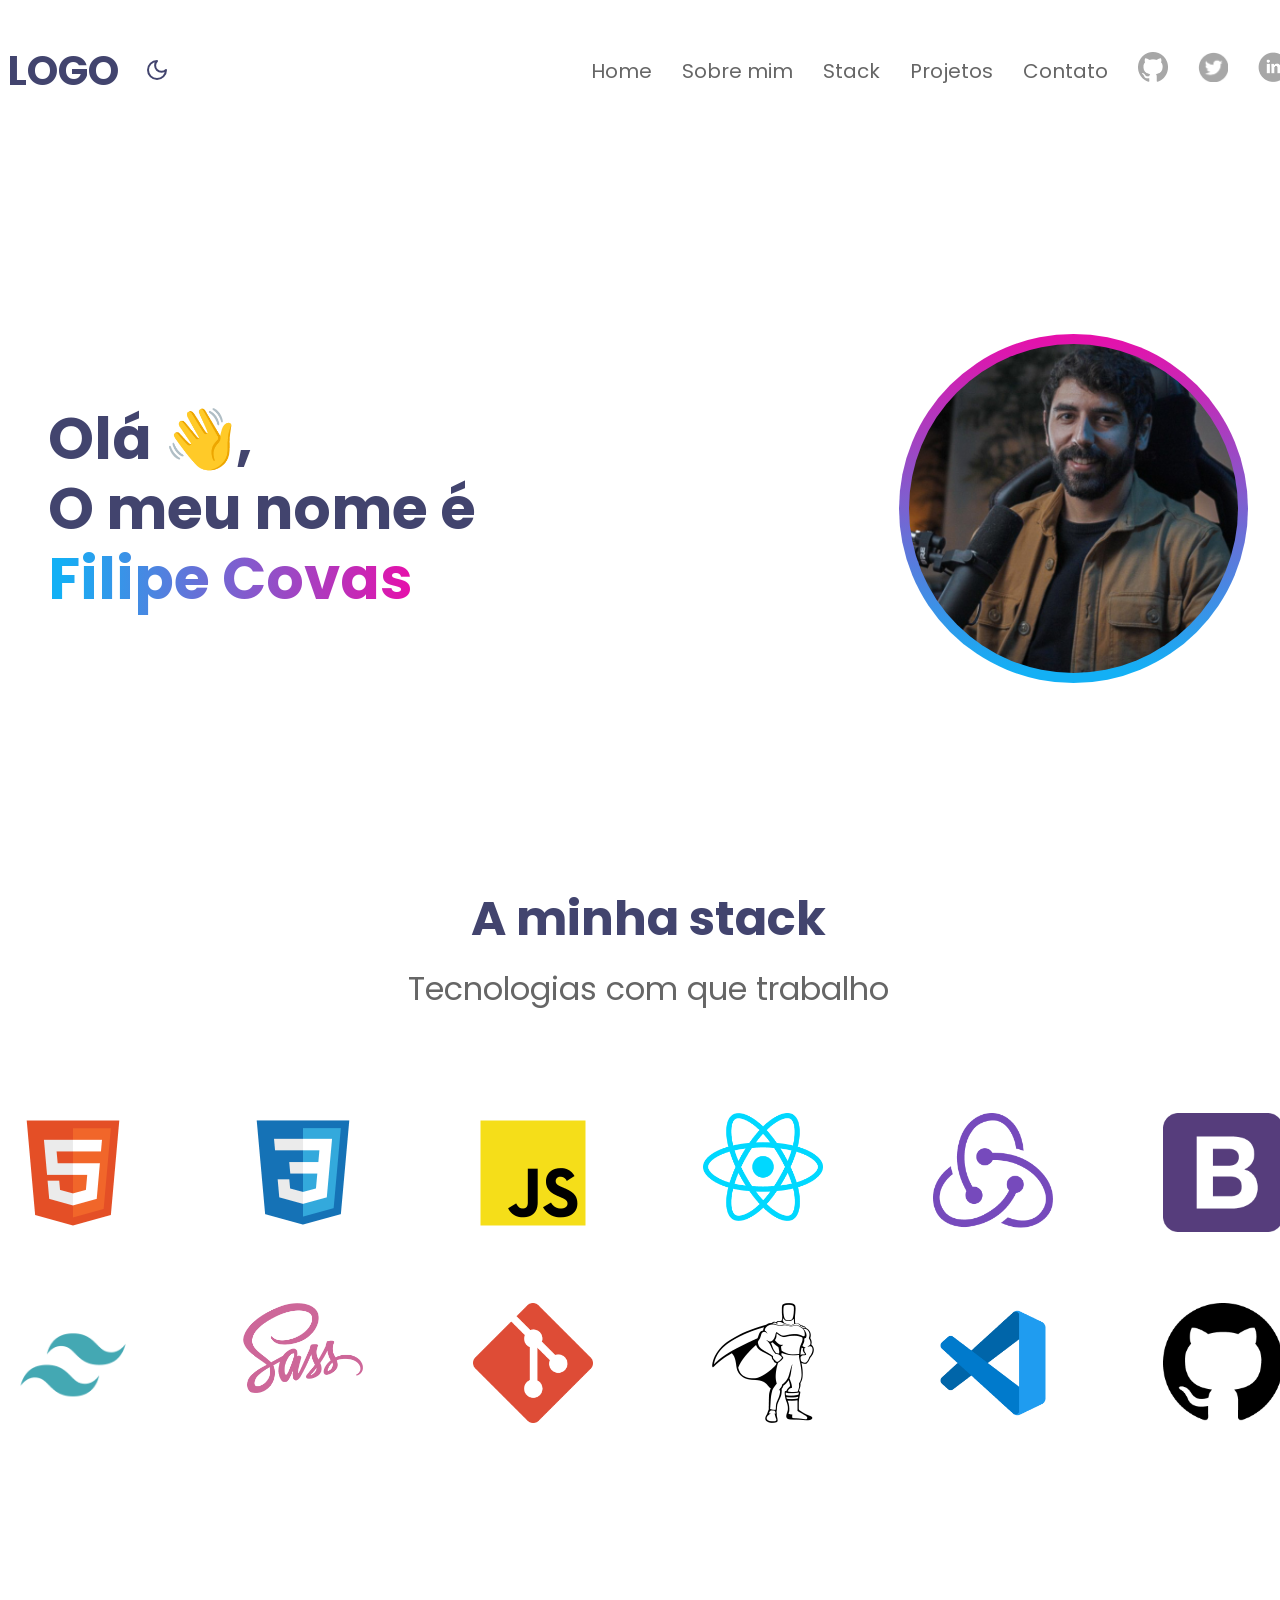
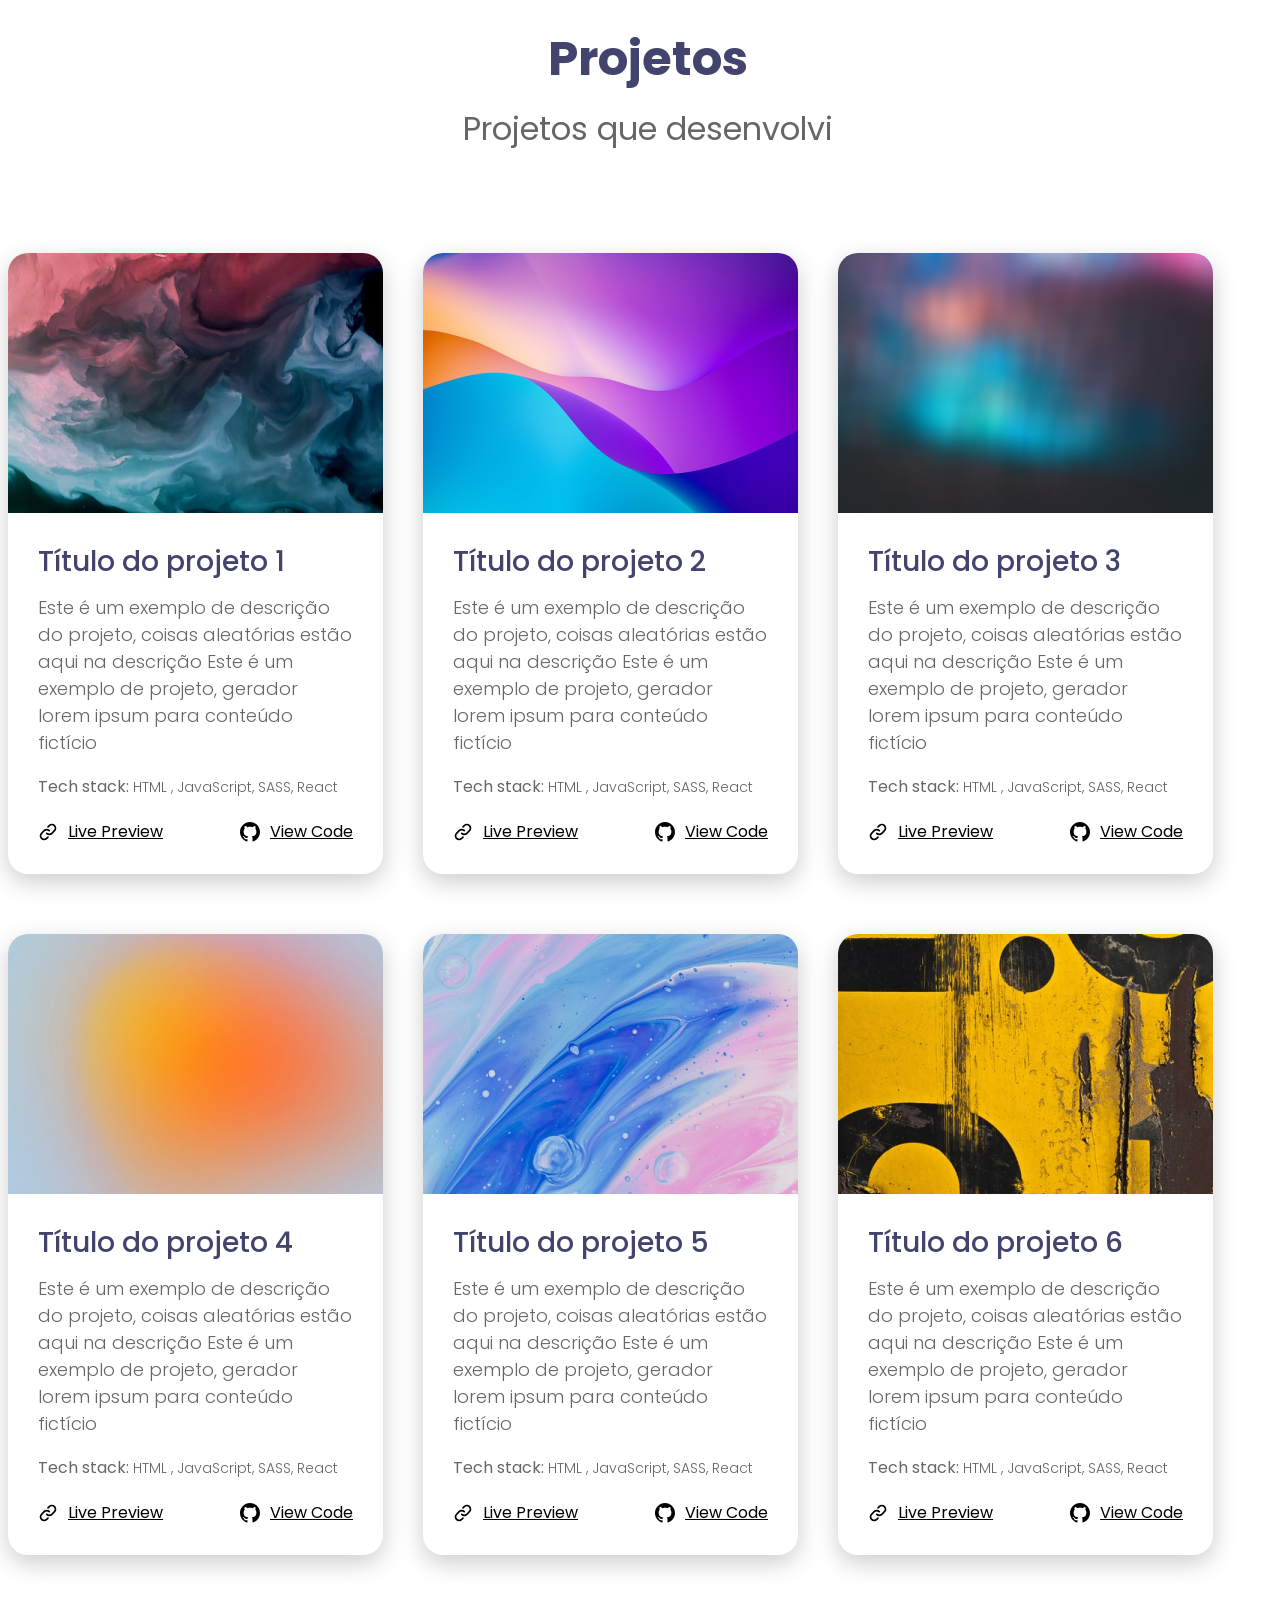
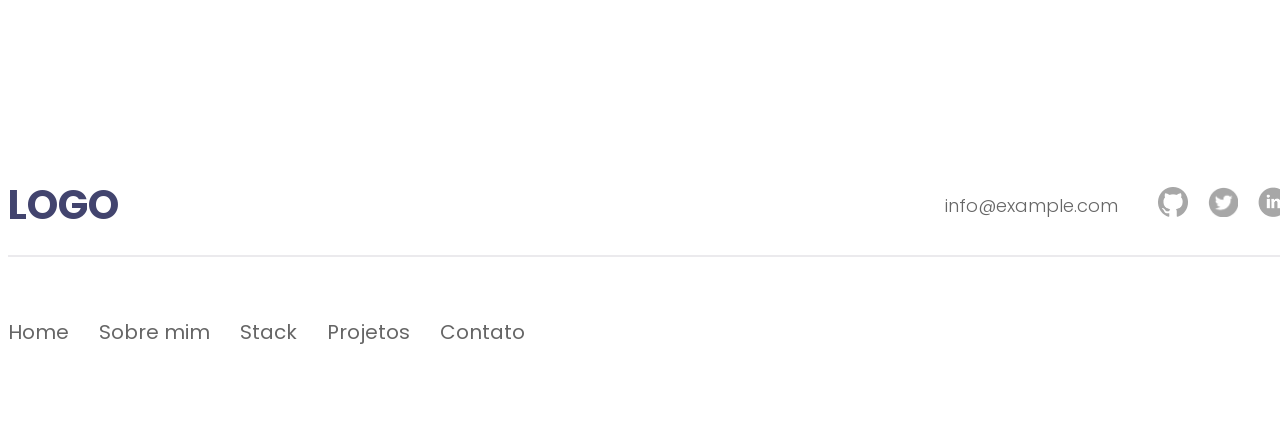
<file: index.html>
<!DOCTYPE html>
<html lang="pt" data-theme="light">
  <head>
    <title>Hello World</title>
    <meta charset="UTF-8" />
    <link rel="preconnect" href="https://fonts.googleapis.com" />
    <link rel="preconnect" href="https://fonts.gstatic.com" crossorigin />
    <link
      href="https://fonts.googleapis.com/css2?family=Poppins:ital,wght@0,100;0,200;0,300;0,400;0,500;0,600;0,700;0,800;0,900;1,100;1,200;1,300;1,400;1,500;1,600;1,700;1,800;1,900&display=swap"
      rel="stylesheet"
    />
    <link rel="stylesheet" href="./assets/css/main.css" />
  </head>
  <body>
    <div class="container">
      <header class="primaryHeader">
        <div class="columnLeft">
          <h2>LOGO</h2>
          <button id="toggleDarkMode" onclick="toggleDarkMode()">
            <svg
              xmlns="http://www.w3.org/2000/svg"
              width="24"
              height="24"
              viewBox="0 0 24 24"
              fill="none"
              stroke="currentColor"
              stroke-width="2"
              stroke-linecap="round"
              stroke-linejoin="round"
              class="lucide lucide-moon"
            >
              <path d="M12 3a6 6 0 0 0 9 9 9 9 0 1 1-9-9Z" />
            </svg>
          </button>
        </div>
        <div class="columnRight">
          <nav>
            <ul>
              <li>
                <a href="index.html">Home</a>
              </li>
              <li>
                <a href="about.html">Sobre mim</a>
              </li>
              <li>
                <a href="stack.html">Stack</a>
              </li>
              <li>
                <a href="projects.html">Projetos</a>
              </li>
              <li>
                <a href="contact.html">Contato</a>
              </li>
              <li>
                <a href="https://github.com/FilipeCovas" target="_blank">
                  <img
                    src="assets/images/icon-github.png"
                    alt="icon github"
                    width="30"
                    height="30"
                  />
                </a>
              </li>
              <li>
                <a href="https://x.com/filipecovas" target="_blank">
                  <img
                    src="assets/images/icon-twitter.png"
                    alt="icon twitter"
                    width="30"
                    height="30"
                  />
                </a>
              </li>
              <li>
                <a
                  href="https://www.linkedin.com/in/filipecovas/"
                  target="_blank"
                >
                  <img
                    src="assets/images/icon-linkedin.png"
                    alt="icon linkedin"
                    width="30"
                    height="30"
                  />
                </a>
              </li>
            </ul>
          </nav>
        </div>
      </header>
      <main>
        <section class="sectionBanner">
          <div class="columnLeft">
            <h1>
              Olá 👋, <br />
              O meu nome é <br />
              <span>Filipe Covas</span>
            </h1>
          </div>
          <div class="columnRight">
            <img
              src="/assets/images/avatar.png"
              al="foto filipe covas"
              width="349"
              height="349"
            />
          </div>
        </section>
        <section class="sectionStack">
          <header>
            <h2>A minha stack</h2>
            <h3>Tecnologias com que trabalho</h3>
          </header>
          <div class="stackImagesContainer">
            <img
              src="assets/images/vscode-icons_file-type-html.png"
              alt="html"
              width="120"
            />
            <img
              src="assets/images/vscode-icons_file-type-css.png"
              alt="css"
              width="120"
            />
            <img
              src="assets/images/vscode-icons_file-type-js-official.png"
              alt="javascript"
              width="120"
            />
            <img src="assets/images/logos_react.png" alt="react" width="120" />
            <img src="assets/images/electron.png" alt="electron" width="120" />
            <img
              src="assets/images/logos_bootstrap.png"
              alt="bootstrap"
              width="120"
            />
            <img
              src="assets/images/vscode-icons_file-type-tailwind.png"
              alt="tailwind"
              width="120"
            />
            <img src="assets/images/logos_sass.png" alt="sass" width="120" />
            <img src="assets/images/logos_git-icon.png" alt="git" width="120" />
            <img
              src="assets/images/cib_greensock.png"
              alt="cib_greensock"
              width="120"
              class="imageDark"
            />
            <img
              src="assets/images/cib_greensock-black.png"
              alt="cib_greensock"
              width="120"
              class="imageLight"
            />
            <img
              src="assets/images/vscode-icons_file-type-vscode.png"
              alt="vscode"
              width="120"
            />
            <img
              src="assets/images/akar-icons_github-fill.png"
              alt="github"
              width="120"
              class="imageDark"
            />
            <img
              src="assets/images/akar-icons_github-fill-black.png"
              alt="github"
              width="120"
              class="imageLight"
            />
          </div>
        </section>
        <section class="sectionProjects">
          <header>
            <h2>Projetos</h2>
            <h3>Projetos que desenvolvi</h3>
          </header>
          <div class="projectsContainer">
            <article class="projectBox">
              <header>
                <img
                  width="375"
                  src="/assets/images/project1img.jpg"
                  alt="img1"
                />
              </header>
              <div class="projectContent">
                <h4>Título do projeto 1</h4>
                <p>
                  Este é um exemplo de descrição do projeto, coisas aleatórias
                  estão aqui na descrição Este é um exemplo de projeto, gerador
                  lorem ipsum para conteúdo fictício
                </p>
                <small>
                  <strong>Tech stack:</strong> HTML , JavaScript, SASS, React
                </small>
                <div class="projectActions">
                  <div class="linkWithIcon">
                    <svg
                      width="20"
                      height="20"
                      viewBox="0 0 20 20"
                      fill="none"
                      xmlns="http://www.w3.org/2000/svg"
                    >
                      <path
                        d="M11.2867 8.7133C10.6041 8.031 9.67846 7.64771 8.71334 7.64771C7.74821 7.64771 6.82259 8.031 6.14 8.7133L3.56584 11.2866C2.88324 11.9692 2.49976 12.895 2.49976 13.8604C2.49976 14.8257 2.88324 15.7515 3.56584 16.4341C4.24844 17.1167 5.17424 17.5002 6.13959 17.5002C7.10493 17.5002 8.03074 17.1167 8.71334 16.4341L10 15.1475"
                        stroke="black"
                        stroke-width="1.66667"
                        stroke-linecap="round"
                        stroke-linejoin="round"
                      />
                      <path
                        d="M8.71332 11.2867C9.39591 11.969 10.3215 12.3523 11.2867 12.3523C12.2518 12.3523 13.1774 11.969 13.86 11.2867L16.4342 8.71334C17.1168 8.03074 17.5002 7.10493 17.5002 6.13959C17.5002 5.17424 17.1168 4.24844 16.4342 3.56584C15.7516 2.88324 14.8257 2.49976 13.8604 2.49976C12.8951 2.49976 11.9693 2.88324 11.2867 3.56584L9.99998 4.8525"
                        stroke="black"
                        stroke-width="1.66667"
                        stroke-linecap="round"
                        stroke-linejoin="round"
                      />
                    </svg>
                    <a href="#">Live Preview</a>
                  </div>
                  <div class="linkWithIcon">
                    <svg
                      width="20"
                      height="20"
                      viewBox="0 0 20 20"
                      fill="none"
                      xmlns="http://www.w3.org/2000/svg"
                    >
                      <g clip-path="url(#clip0_10_167)">
                        <path
                          fill-rule="evenodd"
                          clip-rule="evenodd"
                          d="M10 0C4.475 0 0 4.475 0 10C0 14.425 2.8625 18.1625 6.8375 19.4875C7.3375 19.575 7.525 19.275 7.525 19.0125C7.525 18.775 7.5125 17.9875 7.5125 17.15C5 17.6125 4.35 16.5375 4.15 15.975C4.0375 15.6875 3.55 14.8 3.125 14.5625C2.775 14.375 2.275 13.9125 3.1125 13.9C3.9 13.8875 4.4625 14.625 4.65 14.925C5.55 16.4375 6.9875 16.0125 7.5625 15.75C7.65 15.1 7.9125 14.6625 8.2 14.4125C5.975 14.1625 3.65 13.3 3.65 9.475C3.65 8.3875 4.0375 7.4875 4.675 6.7875C4.575 6.5375 4.225 5.5125 4.775 4.1375C4.775 4.1375 5.6125 3.875 7.525 5.1625C8.325 4.9375 9.175 4.825 10.025 4.825C10.875 4.825 11.725 4.9375 12.525 5.1625C14.4375 3.8625 15.275 4.1375 15.275 4.1375C15.825 5.5125 15.475 6.5375 15.375 6.7875C16.0125 7.4875 16.4 8.375 16.4 9.475C16.4 13.3125 14.0625 14.1625 11.8375 14.4125C12.2 14.725 12.5125 15.325 12.5125 16.2625C12.5125 17.6 12.5 18.675 12.5 19.0125C12.5 19.275 12.6875 19.5875 13.1875 19.4875C15.1726 18.8173 16.8976 17.5414 18.1197 15.8395C19.3418 14.1375 19.9994 12.0952 20 10C20 4.475 15.525 0 10 0Z"
                          fill="black"
                        />
                      </g>
                      <defs>
                        <clipPath id="clip0_10_167">
                          <rect width="20" height="20" fill="white" />
                        </clipPath>
                      </defs>
                    </svg>
                    <a href="#">View Code</a>
                  </div>
                </div>
              </div>
            </article>
            <article class="projectBox">
              <header>
                <img
                  width="375"
                  src="/assets/images/project2img.jpg"
                  alt="img1"
                />
              </header>
              <div class="projectContent">
                <h4>Título do projeto 2</h4>
                <p>
                  Este é um exemplo de descrição do projeto, coisas aleatórias
                  estão aqui na descrição Este é um exemplo de projeto, gerador
                  lorem ipsum para conteúdo fictício
                </p>
                <small>
                  <strong>Tech stack:</strong> HTML , JavaScript, SASS, React
                </small>
                <div class="projectActions">
                  <div class="linkWithIcon">
                    <svg
                      width="20"
                      height="20"
                      viewBox="0 0 20 20"
                      fill="none"
                      xmlns="http://www.w3.org/2000/svg"
                    >
                      <path
                        d="M11.2867 8.7133C10.6041 8.031 9.67846 7.64771 8.71334 7.64771C7.74821 7.64771 6.82259 8.031 6.14 8.7133L3.56584 11.2866C2.88324 11.9692 2.49976 12.895 2.49976 13.8604C2.49976 14.8257 2.88324 15.7515 3.56584 16.4341C4.24844 17.1167 5.17424 17.5002 6.13959 17.5002C7.10493 17.5002 8.03074 17.1167 8.71334 16.4341L10 15.1475"
                        stroke="black"
                        stroke-width="1.66667"
                        stroke-linecap="round"
                        stroke-linejoin="round"
                      />
                      <path
                        d="M8.71332 11.2867C9.39591 11.969 10.3215 12.3523 11.2867 12.3523C12.2518 12.3523 13.1774 11.969 13.86 11.2867L16.4342 8.71334C17.1168 8.03074 17.5002 7.10493 17.5002 6.13959C17.5002 5.17424 17.1168 4.24844 16.4342 3.56584C15.7516 2.88324 14.8257 2.49976 13.8604 2.49976C12.8951 2.49976 11.9693 2.88324 11.2867 3.56584L9.99998 4.8525"
                        stroke="black"
                        stroke-width="1.66667"
                        stroke-linecap="round"
                        stroke-linejoin="round"
                      />
                    </svg>
                    <a href="#">Live Preview</a>
                  </div>
                  <div class="linkWithIcon">
                    <svg
                      width="20"
                      height="20"
                      viewBox="0 0 20 20"
                      fill="none"
                      xmlns="http://www.w3.org/2000/svg"
                    >
                      <g clip-path="url(#clip0_10_167)">
                        <path
                          fill-rule="evenodd"
                          clip-rule="evenodd"
                          d="M10 0C4.475 0 0 4.475 0 10C0 14.425 2.8625 18.1625 6.8375 19.4875C7.3375 19.575 7.525 19.275 7.525 19.0125C7.525 18.775 7.5125 17.9875 7.5125 17.15C5 17.6125 4.35 16.5375 4.15 15.975C4.0375 15.6875 3.55 14.8 3.125 14.5625C2.775 14.375 2.275 13.9125 3.1125 13.9C3.9 13.8875 4.4625 14.625 4.65 14.925C5.55 16.4375 6.9875 16.0125 7.5625 15.75C7.65 15.1 7.9125 14.6625 8.2 14.4125C5.975 14.1625 3.65 13.3 3.65 9.475C3.65 8.3875 4.0375 7.4875 4.675 6.7875C4.575 6.5375 4.225 5.5125 4.775 4.1375C4.775 4.1375 5.6125 3.875 7.525 5.1625C8.325 4.9375 9.175 4.825 10.025 4.825C10.875 4.825 11.725 4.9375 12.525 5.1625C14.4375 3.8625 15.275 4.1375 15.275 4.1375C15.825 5.5125 15.475 6.5375 15.375 6.7875C16.0125 7.4875 16.4 8.375 16.4 9.475C16.4 13.3125 14.0625 14.1625 11.8375 14.4125C12.2 14.725 12.5125 15.325 12.5125 16.2625C12.5125 17.6 12.5 18.675 12.5 19.0125C12.5 19.275 12.6875 19.5875 13.1875 19.4875C15.1726 18.8173 16.8976 17.5414 18.1197 15.8395C19.3418 14.1375 19.9994 12.0952 20 10C20 4.475 15.525 0 10 0Z"
                          fill="black"
                        />
                      </g>
                      <defs>
                        <clipPath id="clip0_10_167">
                          <rect width="20" height="20" fill="white" />
                        </clipPath>
                      </defs>
                    </svg>
                    <a href="#">View Code</a>
                  </div>
                </div>
              </div>
            </article>
            <article class="projectBox">
              <header>
                <img
                  width="375"
                  src="/assets/images/project3img.jpg"
                  alt="img1"
                />
              </header>
              <div class="projectContent">
                <h4>Título do projeto 3</h4>
                <p>
                  Este é um exemplo de descrição do projeto, coisas aleatórias
                  estão aqui na descrição Este é um exemplo de projeto, gerador
                  lorem ipsum para conteúdo fictício
                </p>
                <small>
                  <strong>Tech stack:</strong> HTML , JavaScript, SASS, React
                </small>
                <div class="projectActions">
                  <div class="linkWithIcon">
                    <svg
                      width="20"
                      height="20"
                      viewBox="0 0 20 20"
                      fill="none"
                      xmlns="http://www.w3.org/2000/svg"
                    >
                      <path
                        d="M11.2867 8.7133C10.6041 8.031 9.67846 7.64771 8.71334 7.64771C7.74821 7.64771 6.82259 8.031 6.14 8.7133L3.56584 11.2866C2.88324 11.9692 2.49976 12.895 2.49976 13.8604C2.49976 14.8257 2.88324 15.7515 3.56584 16.4341C4.24844 17.1167 5.17424 17.5002 6.13959 17.5002C7.10493 17.5002 8.03074 17.1167 8.71334 16.4341L10 15.1475"
                        stroke="black"
                        stroke-width="1.66667"
                        stroke-linecap="round"
                        stroke-linejoin="round"
                      />
                      <path
                        d="M8.71332 11.2867C9.39591 11.969 10.3215 12.3523 11.2867 12.3523C12.2518 12.3523 13.1774 11.969 13.86 11.2867L16.4342 8.71334C17.1168 8.03074 17.5002 7.10493 17.5002 6.13959C17.5002 5.17424 17.1168 4.24844 16.4342 3.56584C15.7516 2.88324 14.8257 2.49976 13.8604 2.49976C12.8951 2.49976 11.9693 2.88324 11.2867 3.56584L9.99998 4.8525"
                        stroke="black"
                        stroke-width="1.66667"
                        stroke-linecap="round"
                        stroke-linejoin="round"
                      />
                    </svg>
                    <a href="#">Live Preview</a>
                  </div>
                  <div class="linkWithIcon">
                    <svg
                      width="20"
                      height="20"
                      viewBox="0 0 20 20"
                      fill="none"
                      xmlns="http://www.w3.org/2000/svg"
                    >
                      <g clip-path="url(#clip0_10_167)">
                        <path
                          fill-rule="evenodd"
                          clip-rule="evenodd"
                          d="M10 0C4.475 0 0 4.475 0 10C0 14.425 2.8625 18.1625 6.8375 19.4875C7.3375 19.575 7.525 19.275 7.525 19.0125C7.525 18.775 7.5125 17.9875 7.5125 17.15C5 17.6125 4.35 16.5375 4.15 15.975C4.0375 15.6875 3.55 14.8 3.125 14.5625C2.775 14.375 2.275 13.9125 3.1125 13.9C3.9 13.8875 4.4625 14.625 4.65 14.925C5.55 16.4375 6.9875 16.0125 7.5625 15.75C7.65 15.1 7.9125 14.6625 8.2 14.4125C5.975 14.1625 3.65 13.3 3.65 9.475C3.65 8.3875 4.0375 7.4875 4.675 6.7875C4.575 6.5375 4.225 5.5125 4.775 4.1375C4.775 4.1375 5.6125 3.875 7.525 5.1625C8.325 4.9375 9.175 4.825 10.025 4.825C10.875 4.825 11.725 4.9375 12.525 5.1625C14.4375 3.8625 15.275 4.1375 15.275 4.1375C15.825 5.5125 15.475 6.5375 15.375 6.7875C16.0125 7.4875 16.4 8.375 16.4 9.475C16.4 13.3125 14.0625 14.1625 11.8375 14.4125C12.2 14.725 12.5125 15.325 12.5125 16.2625C12.5125 17.6 12.5 18.675 12.5 19.0125C12.5 19.275 12.6875 19.5875 13.1875 19.4875C15.1726 18.8173 16.8976 17.5414 18.1197 15.8395C19.3418 14.1375 19.9994 12.0952 20 10C20 4.475 15.525 0 10 0Z"
                          fill="black"
                        />
                      </g>
                      <defs>
                        <clipPath id="clip0_10_167">
                          <rect width="20" height="20" fill="white" />
                        </clipPath>
                      </defs>
                    </svg>
                    <a href="#">View Code</a>
                  </div>
                </div>
              </div>
            </article>
            <article class="projectBox">
              <header>
                <img
                  width="375"
                  src="/assets/images/project4img.jpg"
                  alt="img1"
                />
              </header>
              <div class="projectContent">
                <h4>Título do projeto 4</h4>
                <p>
                  Este é um exemplo de descrição do projeto, coisas aleatórias
                  estão aqui na descrição Este é um exemplo de projeto, gerador
                  lorem ipsum para conteúdo fictício
                </p>
                <small>
                  <strong>Tech stack:</strong> HTML , JavaScript, SASS, React
                </small>
                <div class="projectActions">
                  <div class="linkWithIcon">
                    <svg
                      width="20"
                      height="20"
                      viewBox="0 0 20 20"
                      fill="none"
                      xmlns="http://www.w3.org/2000/svg"
                    >
                      <path
                        d="M11.2867 8.7133C10.6041 8.031 9.67846 7.64771 8.71334 7.64771C7.74821 7.64771 6.82259 8.031 6.14 8.7133L3.56584 11.2866C2.88324 11.9692 2.49976 12.895 2.49976 13.8604C2.49976 14.8257 2.88324 15.7515 3.56584 16.4341C4.24844 17.1167 5.17424 17.5002 6.13959 17.5002C7.10493 17.5002 8.03074 17.1167 8.71334 16.4341L10 15.1475"
                        stroke="black"
                        stroke-width="1.66667"
                        stroke-linecap="round"
                        stroke-linejoin="round"
                      />
                      <path
                        d="M8.71332 11.2867C9.39591 11.969 10.3215 12.3523 11.2867 12.3523C12.2518 12.3523 13.1774 11.969 13.86 11.2867L16.4342 8.71334C17.1168 8.03074 17.5002 7.10493 17.5002 6.13959C17.5002 5.17424 17.1168 4.24844 16.4342 3.56584C15.7516 2.88324 14.8257 2.49976 13.8604 2.49976C12.8951 2.49976 11.9693 2.88324 11.2867 3.56584L9.99998 4.8525"
                        stroke="black"
                        stroke-width="1.66667"
                        stroke-linecap="round"
                        stroke-linejoin="round"
                      />
                    </svg>
                    <a href="#">Live Preview</a>
                  </div>
                  <div class="linkWithIcon">
                    <svg
                      width="20"
                      height="20"
                      viewBox="0 0 20 20"
                      fill="none"
                      xmlns="http://www.w3.org/2000/svg"
                    >
                      <g clip-path="url(#clip0_10_167)">
                        <path
                          fill-rule="evenodd"
                          clip-rule="evenodd"
                          d="M10 0C4.475 0 0 4.475 0 10C0 14.425 2.8625 18.1625 6.8375 19.4875C7.3375 19.575 7.525 19.275 7.525 19.0125C7.525 18.775 7.5125 17.9875 7.5125 17.15C5 17.6125 4.35 16.5375 4.15 15.975C4.0375 15.6875 3.55 14.8 3.125 14.5625C2.775 14.375 2.275 13.9125 3.1125 13.9C3.9 13.8875 4.4625 14.625 4.65 14.925C5.55 16.4375 6.9875 16.0125 7.5625 15.75C7.65 15.1 7.9125 14.6625 8.2 14.4125C5.975 14.1625 3.65 13.3 3.65 9.475C3.65 8.3875 4.0375 7.4875 4.675 6.7875C4.575 6.5375 4.225 5.5125 4.775 4.1375C4.775 4.1375 5.6125 3.875 7.525 5.1625C8.325 4.9375 9.175 4.825 10.025 4.825C10.875 4.825 11.725 4.9375 12.525 5.1625C14.4375 3.8625 15.275 4.1375 15.275 4.1375C15.825 5.5125 15.475 6.5375 15.375 6.7875C16.0125 7.4875 16.4 8.375 16.4 9.475C16.4 13.3125 14.0625 14.1625 11.8375 14.4125C12.2 14.725 12.5125 15.325 12.5125 16.2625C12.5125 17.6 12.5 18.675 12.5 19.0125C12.5 19.275 12.6875 19.5875 13.1875 19.4875C15.1726 18.8173 16.8976 17.5414 18.1197 15.8395C19.3418 14.1375 19.9994 12.0952 20 10C20 4.475 15.525 0 10 0Z"
                          fill="black"
                        />
                      </g>
                      <defs>
                        <clipPath id="clip0_10_167">
                          <rect width="20" height="20" fill="white" />
                        </clipPath>
                      </defs>
                    </svg>
                    <a href="#">View Code</a>
                  </div>
                </div>
              </div>
            </article>
            <article class="projectBox">
              <header>
                <img
                  width="375"
                  src="/assets/images/project5img.jpg"
                  alt="img1"
                />
              </header>
              <div class="projectContent">
                <h4>Título do projeto 5</h4>
                <p>
                  Este é um exemplo de descrição do projeto, coisas aleatórias
                  estão aqui na descrição Este é um exemplo de projeto, gerador
                  lorem ipsum para conteúdo fictício
                </p>
                <small>
                  <strong>Tech stack:</strong> HTML , JavaScript, SASS, React
                </small>
                <div class="projectActions">
                  <div class="linkWithIcon">
                    <svg
                      width="20"
                      height="20"
                      viewBox="0 0 20 20"
                      fill="none"
                      xmlns="http://www.w3.org/2000/svg"
                    >
                      <path
                        d="M11.2867 8.7133C10.6041 8.031 9.67846 7.64771 8.71334 7.64771C7.74821 7.64771 6.82259 8.031 6.14 8.7133L3.56584 11.2866C2.88324 11.9692 2.49976 12.895 2.49976 13.8604C2.49976 14.8257 2.88324 15.7515 3.56584 16.4341C4.24844 17.1167 5.17424 17.5002 6.13959 17.5002C7.10493 17.5002 8.03074 17.1167 8.71334 16.4341L10 15.1475"
                        stroke="black"
                        stroke-width="1.66667"
                        stroke-linecap="round"
                        stroke-linejoin="round"
                      />
                      <path
                        d="M8.71332 11.2867C9.39591 11.969 10.3215 12.3523 11.2867 12.3523C12.2518 12.3523 13.1774 11.969 13.86 11.2867L16.4342 8.71334C17.1168 8.03074 17.5002 7.10493 17.5002 6.13959C17.5002 5.17424 17.1168 4.24844 16.4342 3.56584C15.7516 2.88324 14.8257 2.49976 13.8604 2.49976C12.8951 2.49976 11.9693 2.88324 11.2867 3.56584L9.99998 4.8525"
                        stroke="black"
                        stroke-width="1.66667"
                        stroke-linecap="round"
                        stroke-linejoin="round"
                      />
                    </svg>
                    <a href="#">Live Preview</a>
                  </div>
                  <div class="linkWithIcon">
                    <svg
                      width="20"
                      height="20"
                      viewBox="0 0 20 20"
                      fill="none"
                      xmlns="http://www.w3.org/2000/svg"
                    >
                      <g clip-path="url(#clip0_10_167)">
                        <path
                          fill-rule="evenodd"
                          clip-rule="evenodd"
                          d="M10 0C4.475 0 0 4.475 0 10C0 14.425 2.8625 18.1625 6.8375 19.4875C7.3375 19.575 7.525 19.275 7.525 19.0125C7.525 18.775 7.5125 17.9875 7.5125 17.15C5 17.6125 4.35 16.5375 4.15 15.975C4.0375 15.6875 3.55 14.8 3.125 14.5625C2.775 14.375 2.275 13.9125 3.1125 13.9C3.9 13.8875 4.4625 14.625 4.65 14.925C5.55 16.4375 6.9875 16.0125 7.5625 15.75C7.65 15.1 7.9125 14.6625 8.2 14.4125C5.975 14.1625 3.65 13.3 3.65 9.475C3.65 8.3875 4.0375 7.4875 4.675 6.7875C4.575 6.5375 4.225 5.5125 4.775 4.1375C4.775 4.1375 5.6125 3.875 7.525 5.1625C8.325 4.9375 9.175 4.825 10.025 4.825C10.875 4.825 11.725 4.9375 12.525 5.1625C14.4375 3.8625 15.275 4.1375 15.275 4.1375C15.825 5.5125 15.475 6.5375 15.375 6.7875C16.0125 7.4875 16.4 8.375 16.4 9.475C16.4 13.3125 14.0625 14.1625 11.8375 14.4125C12.2 14.725 12.5125 15.325 12.5125 16.2625C12.5125 17.6 12.5 18.675 12.5 19.0125C12.5 19.275 12.6875 19.5875 13.1875 19.4875C15.1726 18.8173 16.8976 17.5414 18.1197 15.8395C19.3418 14.1375 19.9994 12.0952 20 10C20 4.475 15.525 0 10 0Z"
                          fill="black"
                        />
                      </g>
                      <defs>
                        <clipPath id="clip0_10_167">
                          <rect width="20" height="20" fill="white" />
                        </clipPath>
                      </defs>
                    </svg>
                    <a href="#">View Code</a>
                  </div>
                </div>
              </div>
            </article>
            <article class="projectBox">
              <header>
                <img
                  width="375"
                  src="/assets/images/project6img.jpg"
                  alt="img1"
                />
              </header>
              <div class="projectContent">
                <h4>Título do projeto 6</h4>
                <p>
                  Este é um exemplo de descrição do projeto, coisas aleatórias
                  estão aqui na descrição Este é um exemplo de projeto, gerador
                  lorem ipsum para conteúdo fictício
                </p>
                <small>
                  <strong>Tech stack:</strong> HTML , JavaScript, SASS, React
                </small>
                <div class="projectActions">
                  <div class="linkWithIcon">
                    <svg
                      width="20"
                      height="20"
                      viewBox="0 0 20 20"
                      fill="none"
                      xmlns="http://www.w3.org/2000/svg"
                    >
                      <path
                        d="M11.2867 8.7133C10.6041 8.031 9.67846 7.64771 8.71334 7.64771C7.74821 7.64771 6.82259 8.031 6.14 8.7133L3.56584 11.2866C2.88324 11.9692 2.49976 12.895 2.49976 13.8604C2.49976 14.8257 2.88324 15.7515 3.56584 16.4341C4.24844 17.1167 5.17424 17.5002 6.13959 17.5002C7.10493 17.5002 8.03074 17.1167 8.71334 16.4341L10 15.1475"
                        stroke="black"
                        stroke-width="1.66667"
                        stroke-linecap="round"
                        stroke-linejoin="round"
                      />
                      <path
                        d="M8.71332 11.2867C9.39591 11.969 10.3215 12.3523 11.2867 12.3523C12.2518 12.3523 13.1774 11.969 13.86 11.2867L16.4342 8.71334C17.1168 8.03074 17.5002 7.10493 17.5002 6.13959C17.5002 5.17424 17.1168 4.24844 16.4342 3.56584C15.7516 2.88324 14.8257 2.49976 13.8604 2.49976C12.8951 2.49976 11.9693 2.88324 11.2867 3.56584L9.99998 4.8525"
                        stroke="black"
                        stroke-width="1.66667"
                        stroke-linecap="round"
                        stroke-linejoin="round"
                      />
                    </svg>
                    <a href="#">Live Preview</a>
                  </div>
                  <div class="linkWithIcon">
                    <svg
                      width="20"
                      height="20"
                      viewBox="0 0 20 20"
                      fill="none"
                      xmlns="http://www.w3.org/2000/svg"
                    >
                      <g clip-path="url(#clip0_10_167)">
                        <path
                          fill-rule="evenodd"
                          clip-rule="evenodd"
                          d="M10 0C4.475 0 0 4.475 0 10C0 14.425 2.8625 18.1625 6.8375 19.4875C7.3375 19.575 7.525 19.275 7.525 19.0125C7.525 18.775 7.5125 17.9875 7.5125 17.15C5 17.6125 4.35 16.5375 4.15 15.975C4.0375 15.6875 3.55 14.8 3.125 14.5625C2.775 14.375 2.275 13.9125 3.1125 13.9C3.9 13.8875 4.4625 14.625 4.65 14.925C5.55 16.4375 6.9875 16.0125 7.5625 15.75C7.65 15.1 7.9125 14.6625 8.2 14.4125C5.975 14.1625 3.65 13.3 3.65 9.475C3.65 8.3875 4.0375 7.4875 4.675 6.7875C4.575 6.5375 4.225 5.5125 4.775 4.1375C4.775 4.1375 5.6125 3.875 7.525 5.1625C8.325 4.9375 9.175 4.825 10.025 4.825C10.875 4.825 11.725 4.9375 12.525 5.1625C14.4375 3.8625 15.275 4.1375 15.275 4.1375C15.825 5.5125 15.475 6.5375 15.375 6.7875C16.0125 7.4875 16.4 8.375 16.4 9.475C16.4 13.3125 14.0625 14.1625 11.8375 14.4125C12.2 14.725 12.5125 15.325 12.5125 16.2625C12.5125 17.6 12.5 18.675 12.5 19.0125C12.5 19.275 12.6875 19.5875 13.1875 19.4875C15.1726 18.8173 16.8976 17.5414 18.1197 15.8395C19.3418 14.1375 19.9994 12.0952 20 10C20 4.475 15.525 0 10 0Z"
                          fill="black"
                        />
                      </g>
                      <defs>
                        <clipPath id="clip0_10_167">
                          <rect width="20" height="20" fill="white" />
                        </clipPath>
                      </defs>
                    </svg>
                    <a href="#">View Code</a>
                  </div>
                </div>
              </div>
            </article>
          </div>
        </section>
        <footer class="footerWrapper">
          <div class="mainFooter">
            <div class="mainFooterColumn left">
              <h2>LOGO</h2>
            </div>
            <div class="mainFooterColumn right">
              <div>
                <a href="mailto:info@example.com">info@example.com</a>
              </div>
              <div>
                <ul>
                  <li>
                    <a href="https://github.com/FilipeCovas" target="_blank">
                      <img
                        src="assets/images/icon-github.png"
                        alt="icon github"
                        width="30"
                        height="30"
                      />
                    </a>
                  </li>
                  <li>
                    <a href="https://x.com/filipecovas" target="_blank">
                      <img
                        src="assets/images/icon-twitter.png"
                        alt="icon twitter"
                        width="30"
                        height="30"
                      />
                    </a>
                  </li>
                  <li>
                    <a
                      href="https://www.linkedin.com/in/filipecovas/"
                      target="_blank"
                    >
                      <img
                        src="assets/images/icon-linkedin.png"
                        alt="icon linkedin"
                        width="30"
                        height="30"
                      />
                    </a>
                  </li>
                </ul>
              </div>
            </div>
          </div>
          <div class="miniFooter">
            <nav>
              <ul>
                <li>
                  <a href="index.html">Home</a>
                </li>
                <li>
                  <a href="about.html">Sobre mim</a>
                </li>
                <li>
                  <a href="stack.html">Stack</a>
                </li>
                <li>
                  <a href="projects.html">Projetos</a>
                </li>
                <li>
                  <a href="contact.html">Contato</a>
                </li>
              </ul>
            </nav>
          </div>
        </footer>
      </main>
    </div>
    <script src="assets/js/main.js"></script>
  </body>
</html>
</file>
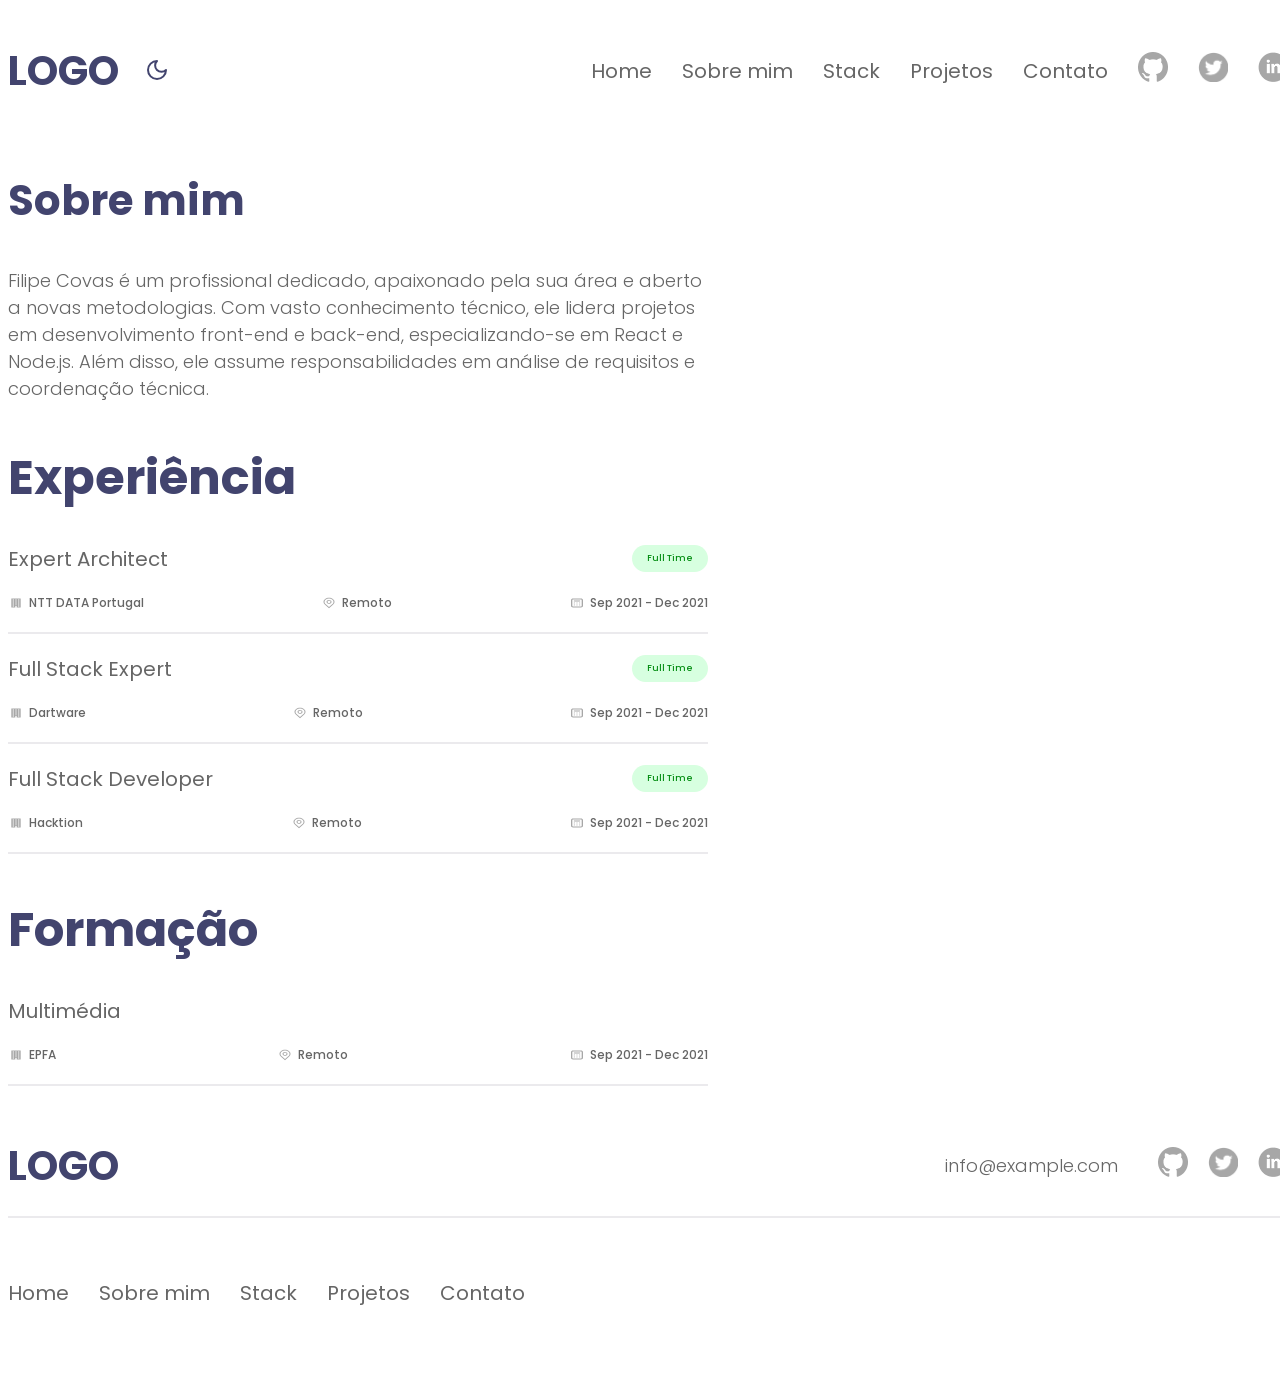
<file: about.html>
<!DOCTYPE html>
<html lang="pt" data-theme="light">
  <head>
    <title>Hello World</title>
    <meta charset="UTF-8" />
    <link rel="preconnect" href="https://fonts.googleapis.com" />
    <link rel="preconnect" href="https://fonts.gstatic.com" crossorigin />
    <link
      href="https://fonts.googleapis.com/css2?family=Poppins:ital,wght@0,100;0,200;0,300;0,400;0,500;0,600;0,700;0,800;0,900;1,100;1,200;1,300;1,400;1,500;1,600;1,700;1,800;1,900&display=swap"
      rel="stylesheet"
    />
    <link rel="stylesheet" href="./assets/css/main.css" />
  </head>
  <body class="about-page">
    <div class="container">
      <header class="primaryHeader">
        <div class="columnLeft">
          <h2>LOGO</h2>
          <button id="toggleDarkMode" onclick="toggleDarkMode()">
            <svg
              xmlns="http://www.w3.org/2000/svg"
              width="24"
              height="24"
              viewBox="0 0 24 24"
              fill="none"
              stroke="currentColor"
              stroke-width="2"
              stroke-linecap="round"
              stroke-linejoin="round"
              class="lucide lucide-moon"
            >
              <path d="M12 3a6 6 0 0 0 9 9 9 9 0 1 1-9-9Z" />
            </svg>
          </button>
        </div>
        <div class="columnRight">
          <nav>
            <ul>
              <li>
                <a href="index.html">Home</a>
              </li>
              <li>
                <a href="about.html">Sobre mim</a>
              </li>
              <li>
                <a href="stack.html">Stack</a>
              </li>
              <li>
                <a href="projects.html">Projetos</a>
              </li>
              <li>
                <a href="contact.html">Contato</a>
              </li>
              <li>
                <a href="https://github.com/FilipeCovas" target="_blank">
                  <img
                    src="assets/images/icon-github.png"
                    alt="icon github"
                    width="30"
                    height="30"
                  />
                </a>
              </li>
              <li>
                <a href="https://x.com/filipecovas" target="_blank">
                  <img
                    src="assets/images/icon-twitter.png"
                    alt="icon twitter"
                    width="30"
                    height="30"
                  />
                </a>
              </li>
              <li>
                <a
                  href="https://www.linkedin.com/in/filipecovas/"
                  target="_blank"
                >
                  <img
                    src="assets/images/icon-linkedin.png"
                    alt="icon linkedin"
                    width="30"
                    height="30"
                  />
                </a>
              </li>
            </ul>
          </nav>
        </div>
      </header>
      <main>
        <section class="sectionAbout">
          <header>
            <h1>Sobre mim</h1>
          </header>
          <p>
            Filipe Covas é um profissional dedicado, apaixonado pela sua área e
            aberto a novas metodologias. Com vasto conhecimento técnico, ele
            lidera projetos em desenvolvimento front-end e back-end,
            especializando-se em React e Node.js. Além disso, ele assume
            responsabilidades em análise de requisitos e coordenação técnica.
          </p>
        </section>
        <section>
          <header>
            <!--CONTEÚDO-->
            <h2>Experiência</h2>
          </header>
          <ul class="expList">
            <li class="expListItem">
              <div class="expFirstLine">
                <div>
                  <h3>Expert Architect</h3>
                </div>
                <div class="expBadge">Full Time</div>
              </div>
              <div class="expSecondLine">
                <div>
                  <svg
                    width="16"
                    height="12"
                    viewBox="0 0 16 12"
                    fill="none"
                    xmlns="http://www.w3.org/2000/svg"
                  >
                    <path
                      d="M3.33331 1.5V10.5H7.33331V8.75H8.66665V10.5H12.6666V1.5H3.33331ZM4.66665 2.5H5.99998V3.5H4.66665V2.5ZM7.33331 2.5H8.66665V3.5H7.33331V2.5ZM9.99998 2.5H11.3333V3.5H9.99998V2.5ZM4.66665 4.5H5.99998V5.5H4.66665V4.5ZM7.33331 4.5H8.66665V5.5H7.33331V4.5ZM9.99998 4.5H11.3333V5.5H9.99998V4.5ZM4.66665 6.5H5.99998V7.5H4.66665V6.5ZM7.33331 6.5H8.66665V7.5H7.33331V6.5ZM9.99998 6.5H11.3333V7.5H9.99998V6.5ZM4.66665 8.5H5.99998V9.5H4.66665V8.5ZM9.99998 8.5H11.3333V9.5H9.99998V8.5Z"
                      fill="#A7A7A7"
                    />
                  </svg>
                  NTT DATA Portugal
                </div>
                <div>
                  <svg
                    width="16"
                    height="12"
                    viewBox="0 0 16 12"
                    fill="none"
                    xmlns="http://www.w3.org/2000/svg"
                  >
                    <path
                      d="M8 6.75C7.50555 6.75 7.0222 6.64003 6.61108 6.43401C6.19995 6.22798 5.87952 5.93514 5.6903 5.59253C5.50108 5.24992 5.45157 4.87292 5.54804 4.50921C5.6445 4.14549 5.8826 3.8114 6.23223 3.54918C6.58187 3.28695 7.02732 3.10838 7.51228 3.03603C7.99723 2.96368 8.4999 3.00081 8.95671 3.14273C9.41353 3.28464 9.80397 3.52496 10.0787 3.83331C10.3534 4.14165 10.5 4.50416 10.5 4.875C10.4992 5.3721 10.2356 5.84867 9.76689 6.20017C9.29822 6.55167 8.6628 6.74941 8 6.75ZM8 3.75C7.70333 3.75 7.41332 3.81598 7.16665 3.9396C6.91997 4.06321 6.72771 4.23892 6.61418 4.44448C6.50065 4.65005 6.47095 4.87625 6.52882 5.09448C6.5867 5.31271 6.72956 5.51316 6.93934 5.6705C7.14912 5.82783 7.41639 5.93498 7.70737 5.97838C7.99834 6.02179 8.29994 5.99951 8.57403 5.91437C8.84812 5.82922 9.08238 5.68502 9.24721 5.50002C9.41203 5.31501 9.5 5.09751 9.5 4.875C9.4996 4.57672 9.34144 4.29075 9.06022 4.07983C8.779 3.86892 8.3977 3.7503 8 3.75Z"
                      fill="#A7A7A7"
                    />
                    <path
                      d="M8.00001 11.25L3.78201 7.51912C3.7234 7.4631 3.66539 7.40673 3.60801 7.35C2.8875 6.63817 2.49826 5.76871 2.50001 4.875C2.50001 3.78098 3.07947 2.73177 4.11092 1.95818C5.14237 1.1846 6.54132 0.75 8.00001 0.75C9.4587 0.75 10.8576 1.1846 11.8891 1.95818C12.9205 2.73177 13.5 3.78098 13.5 4.875C13.5018 5.7683 13.1127 6.63737 12.3925 7.34888L12.392 7.35C12.392 7.35 12.242 7.49775 12.2195 7.51763L8.00001 11.25ZM4.40601 6.89813C4.40701 6.89813 4.52301 7.01362 4.54951 7.03837L8.00001 10.0905L11.455 7.03425C11.477 7.01362 11.594 6.89738 11.5945 6.897C12.1831 6.31542 12.5012 5.60514 12.5 4.875C12.5 3.97989 12.0259 3.12145 11.182 2.48851C10.3381 1.85558 9.19348 1.5 8.00001 1.5C6.80653 1.5 5.66194 1.85558 4.81803 2.48851C3.97411 3.12145 3.50001 3.97989 3.50001 4.875C3.49896 5.60559 3.81739 6.31628 4.40651 6.89813H4.40601Z"
                      fill="#A7A7A7"
                    />
                  </svg>
                  Remoto
                </div>
                <div>
                  <svg
                    width="16"
                    height="12"
                    viewBox="0 0 16 12"
                    fill="none"
                    xmlns="http://www.w3.org/2000/svg"
                  >
                    <path
                      d="M5.33329 6.5C5.15648 6.5 4.98691 6.44732 4.86189 6.35355C4.73686 6.25979 4.66663 6.13261 4.66663 6C4.66663 5.86739 4.73686 5.74021 4.86189 5.64645C4.98691 5.55268 5.15648 5.5 5.33329 5.5C5.5101 5.5 5.67967 5.55268 5.8047 5.64645C5.92972 5.74021 5.99996 5.86739 5.99996 6C5.99996 6.13261 5.92972 6.25979 5.8047 6.35355C5.67967 6.44732 5.5101 6.5 5.33329 6.5ZM5.33329 8.5C5.15648 8.5 4.98691 8.44732 4.86189 8.35355C4.73686 8.25979 4.66663 8.13261 4.66663 8C4.66663 7.86739 4.73686 7.74021 4.86189 7.64645C4.98691 7.55268 5.15648 7.5 5.33329 7.5C5.5101 7.5 5.67967 7.55268 5.8047 7.64645C5.92972 7.74021 5.99996 7.86739 5.99996 8C5.99996 8.13261 5.92972 8.25979 5.8047 8.35355C5.67967 8.44732 5.5101 8.5 5.33329 8.5ZM7.33329 8C7.33329 8.13261 7.40353 8.25979 7.52855 8.35355C7.65358 8.44732 7.82315 8.5 7.99996 8.5C8.17677 8.5 8.34634 8.44732 8.47136 8.35355C8.59639 8.25979 8.66663 8.13261 8.66663 8C8.66663 7.86739 8.59639 7.74021 8.47136 7.64645C8.34634 7.55268 8.17677 7.5 7.99996 7.5C7.82315 7.5 7.65358 7.55268 7.52855 7.64645C7.40353 7.74021 7.33329 7.86739 7.33329 8ZM10.6666 8.5C10.4898 8.5 10.3202 8.44732 10.1952 8.35355C10.0702 8.25979 9.99996 8.13261 9.99996 8C9.99996 7.86739 10.0702 7.74021 10.1952 7.64645C10.3202 7.55268 10.4898 7.5 10.6666 7.5C10.8434 7.5 11.013 7.55268 11.138 7.64645C11.2631 7.74021 11.3333 7.86739 11.3333 8C11.3333 8.13261 11.2631 8.25979 11.138 8.35355C11.013 8.44732 10.8434 8.5 10.6666 8.5ZM7.33329 6C7.33329 6.13261 7.40353 6.25979 7.52855 6.35355C7.65358 6.44732 7.82315 6.5 7.99996 6.5C8.17677 6.5 8.34634 6.44732 8.47136 6.35355C8.59639 6.25979 8.66663 6.13261 8.66663 6C8.66663 5.86739 8.59639 5.74021 8.47136 5.64645C8.34634 5.55268 8.17677 5.5 7.99996 5.5C7.82315 5.5 7.65358 5.55268 7.52855 5.64645C7.40353 5.74021 7.33329 5.86739 7.33329 6ZM10.6666 6.5C10.4898 6.5 10.3202 6.44732 10.1952 6.35355C10.0702 6.25979 9.99996 6.13261 9.99996 6C9.99996 5.86739 10.0702 5.74021 10.1952 5.64645C10.3202 5.55268 10.4898 5.5 10.6666 5.5C10.8434 5.5 11.013 5.55268 11.138 5.64645C11.2631 5.74021 11.3333 5.86739 11.3333 6C11.3333 6.13261 11.2631 6.25979 11.138 6.35355C11.013 6.44732 10.8434 6.5 10.6666 6.5ZM5.33329 3.5C5.15648 3.5 4.98691 3.55268 4.86189 3.64645C4.73686 3.74021 4.66663 3.86739 4.66663 4C4.66663 4.13261 4.73686 4.25979 4.86189 4.35355C4.98691 4.44732 5.15648 4.5 5.33329 4.5H10.6666C10.8434 4.5 11.013 4.44732 11.138 4.35355C11.2631 4.25979 11.3333 4.13261 11.3333 4C11.3333 3.86739 11.2631 3.74021 11.138 3.64645C11.013 3.55268 10.8434 3.5 10.6666 3.5H5.33329Z"
                      fill="#A7A7A7"
                    />
                    <path
                      fill-rule="evenodd"
                      clip-rule="evenodd"
                      d="M4 1.5C3.46957 1.5 2.96086 1.65804 2.58579 1.93934C2.21071 2.22064 2 2.60218 2 3V9C2 9.39782 2.21071 9.77936 2.58579 10.0607C2.96086 10.342 3.46957 10.5 4 10.5H12C12.5304 10.5 13.0391 10.342 13.4142 10.0607C13.7893 9.77936 14 9.39782 14 9V3C14 2.60218 13.7893 2.22064 13.4142 1.93934C13.0391 1.65804 12.5304 1.5 12 1.5H4ZM12 2.5H4C3.82319 2.5 3.65362 2.55268 3.5286 2.64645C3.40357 2.74021 3.33333 2.86739 3.33333 3V9C3.33333 9.13261 3.40357 9.25979 3.5286 9.35355C3.65362 9.44732 3.82319 9.5 4 9.5H12C12.1768 9.5 12.3464 9.44732 12.4714 9.35355C12.5964 9.25979 12.6667 9.13261 12.6667 9V3C12.6667 2.86739 12.5964 2.74021 12.4714 2.64645C12.3464 2.55268 12.1768 2.5 12 2.5Z"
                      fill="#A7A7A7"
                    />
                  </svg>
                  Sep 2021 - Dec 2021
                </div>
              </div>
            </li>
            <li class="expListItem">
              <div class="expFirstLine">
                <div>
                  <h3>Full Stack Expert</h3>
                </div>
                <div class="expBadge">Full Time</div>
              </div>
              <div class="expSecondLine">
                <div>
                  <svg
                    width="16"
                    height="12"
                    viewBox="0 0 16 12"
                    fill="none"
                    xmlns="http://www.w3.org/2000/svg"
                  >
                    <path
                      d="M3.33331 1.5V10.5H7.33331V8.75H8.66665V10.5H12.6666V1.5H3.33331ZM4.66665 2.5H5.99998V3.5H4.66665V2.5ZM7.33331 2.5H8.66665V3.5H7.33331V2.5ZM9.99998 2.5H11.3333V3.5H9.99998V2.5ZM4.66665 4.5H5.99998V5.5H4.66665V4.5ZM7.33331 4.5H8.66665V5.5H7.33331V4.5ZM9.99998 4.5H11.3333V5.5H9.99998V4.5ZM4.66665 6.5H5.99998V7.5H4.66665V6.5ZM7.33331 6.5H8.66665V7.5H7.33331V6.5ZM9.99998 6.5H11.3333V7.5H9.99998V6.5ZM4.66665 8.5H5.99998V9.5H4.66665V8.5ZM9.99998 8.5H11.3333V9.5H9.99998V8.5Z"
                      fill="#A7A7A7"
                    />
                  </svg>
                  Dartware
                </div>
                <div>
                  <svg
                    width="16"
                    height="12"
                    viewBox="0 0 16 12"
                    fill="none"
                    xmlns="http://www.w3.org/2000/svg"
                  >
                    <path
                      d="M8 6.75C7.50555 6.75 7.0222 6.64003 6.61108 6.43401C6.19995 6.22798 5.87952 5.93514 5.6903 5.59253C5.50108 5.24992 5.45157 4.87292 5.54804 4.50921C5.6445 4.14549 5.8826 3.8114 6.23223 3.54918C6.58187 3.28695 7.02732 3.10838 7.51228 3.03603C7.99723 2.96368 8.4999 3.00081 8.95671 3.14273C9.41353 3.28464 9.80397 3.52496 10.0787 3.83331C10.3534 4.14165 10.5 4.50416 10.5 4.875C10.4992 5.3721 10.2356 5.84867 9.76689 6.20017C9.29822 6.55167 8.6628 6.74941 8 6.75ZM8 3.75C7.70333 3.75 7.41332 3.81598 7.16665 3.9396C6.91997 4.06321 6.72771 4.23892 6.61418 4.44448C6.50065 4.65005 6.47095 4.87625 6.52882 5.09448C6.5867 5.31271 6.72956 5.51316 6.93934 5.6705C7.14912 5.82783 7.41639 5.93498 7.70737 5.97838C7.99834 6.02179 8.29994 5.99951 8.57403 5.91437C8.84812 5.82922 9.08238 5.68502 9.24721 5.50002C9.41203 5.31501 9.5 5.09751 9.5 4.875C9.4996 4.57672 9.34144 4.29075 9.06022 4.07983C8.779 3.86892 8.3977 3.7503 8 3.75Z"
                      fill="#A7A7A7"
                    />
                    <path
                      d="M8.00001 11.25L3.78201 7.51912C3.7234 7.4631 3.66539 7.40673 3.60801 7.35C2.8875 6.63817 2.49826 5.76871 2.50001 4.875C2.50001 3.78098 3.07947 2.73177 4.11092 1.95818C5.14237 1.1846 6.54132 0.75 8.00001 0.75C9.4587 0.75 10.8576 1.1846 11.8891 1.95818C12.9205 2.73177 13.5 3.78098 13.5 4.875C13.5018 5.7683 13.1127 6.63737 12.3925 7.34888L12.392 7.35C12.392 7.35 12.242 7.49775 12.2195 7.51763L8.00001 11.25ZM4.40601 6.89813C4.40701 6.89813 4.52301 7.01362 4.54951 7.03837L8.00001 10.0905L11.455 7.03425C11.477 7.01362 11.594 6.89738 11.5945 6.897C12.1831 6.31542 12.5012 5.60514 12.5 4.875C12.5 3.97989 12.0259 3.12145 11.182 2.48851C10.3381 1.85558 9.19348 1.5 8.00001 1.5C6.80653 1.5 5.66194 1.85558 4.81803 2.48851C3.97411 3.12145 3.50001 3.97989 3.50001 4.875C3.49896 5.60559 3.81739 6.31628 4.40651 6.89813H4.40601Z"
                      fill="#A7A7A7"
                    />
                  </svg>
                  Remoto
                </div>
                <div>
                  <svg
                    width="16"
                    height="12"
                    viewBox="0 0 16 12"
                    fill="none"
                    xmlns="http://www.w3.org/2000/svg"
                  >
                    <path
                      d="M5.33329 6.5C5.15648 6.5 4.98691 6.44732 4.86189 6.35355C4.73686 6.25979 4.66663 6.13261 4.66663 6C4.66663 5.86739 4.73686 5.74021 4.86189 5.64645C4.98691 5.55268 5.15648 5.5 5.33329 5.5C5.5101 5.5 5.67967 5.55268 5.8047 5.64645C5.92972 5.74021 5.99996 5.86739 5.99996 6C5.99996 6.13261 5.92972 6.25979 5.8047 6.35355C5.67967 6.44732 5.5101 6.5 5.33329 6.5ZM5.33329 8.5C5.15648 8.5 4.98691 8.44732 4.86189 8.35355C4.73686 8.25979 4.66663 8.13261 4.66663 8C4.66663 7.86739 4.73686 7.74021 4.86189 7.64645C4.98691 7.55268 5.15648 7.5 5.33329 7.5C5.5101 7.5 5.67967 7.55268 5.8047 7.64645C5.92972 7.74021 5.99996 7.86739 5.99996 8C5.99996 8.13261 5.92972 8.25979 5.8047 8.35355C5.67967 8.44732 5.5101 8.5 5.33329 8.5ZM7.33329 8C7.33329 8.13261 7.40353 8.25979 7.52855 8.35355C7.65358 8.44732 7.82315 8.5 7.99996 8.5C8.17677 8.5 8.34634 8.44732 8.47136 8.35355C8.59639 8.25979 8.66663 8.13261 8.66663 8C8.66663 7.86739 8.59639 7.74021 8.47136 7.64645C8.34634 7.55268 8.17677 7.5 7.99996 7.5C7.82315 7.5 7.65358 7.55268 7.52855 7.64645C7.40353 7.74021 7.33329 7.86739 7.33329 8ZM10.6666 8.5C10.4898 8.5 10.3202 8.44732 10.1952 8.35355C10.0702 8.25979 9.99996 8.13261 9.99996 8C9.99996 7.86739 10.0702 7.74021 10.1952 7.64645C10.3202 7.55268 10.4898 7.5 10.6666 7.5C10.8434 7.5 11.013 7.55268 11.138 7.64645C11.2631 7.74021 11.3333 7.86739 11.3333 8C11.3333 8.13261 11.2631 8.25979 11.138 8.35355C11.013 8.44732 10.8434 8.5 10.6666 8.5ZM7.33329 6C7.33329 6.13261 7.40353 6.25979 7.52855 6.35355C7.65358 6.44732 7.82315 6.5 7.99996 6.5C8.17677 6.5 8.34634 6.44732 8.47136 6.35355C8.59639 6.25979 8.66663 6.13261 8.66663 6C8.66663 5.86739 8.59639 5.74021 8.47136 5.64645C8.34634 5.55268 8.17677 5.5 7.99996 5.5C7.82315 5.5 7.65358 5.55268 7.52855 5.64645C7.40353 5.74021 7.33329 5.86739 7.33329 6ZM10.6666 6.5C10.4898 6.5 10.3202 6.44732 10.1952 6.35355C10.0702 6.25979 9.99996 6.13261 9.99996 6C9.99996 5.86739 10.0702 5.74021 10.1952 5.64645C10.3202 5.55268 10.4898 5.5 10.6666 5.5C10.8434 5.5 11.013 5.55268 11.138 5.64645C11.2631 5.74021 11.3333 5.86739 11.3333 6C11.3333 6.13261 11.2631 6.25979 11.138 6.35355C11.013 6.44732 10.8434 6.5 10.6666 6.5ZM5.33329 3.5C5.15648 3.5 4.98691 3.55268 4.86189 3.64645C4.73686 3.74021 4.66663 3.86739 4.66663 4C4.66663 4.13261 4.73686 4.25979 4.86189 4.35355C4.98691 4.44732 5.15648 4.5 5.33329 4.5H10.6666C10.8434 4.5 11.013 4.44732 11.138 4.35355C11.2631 4.25979 11.3333 4.13261 11.3333 4C11.3333 3.86739 11.2631 3.74021 11.138 3.64645C11.013 3.55268 10.8434 3.5 10.6666 3.5H5.33329Z"
                      fill="#A7A7A7"
                    />
                    <path
                      fill-rule="evenodd"
                      clip-rule="evenodd"
                      d="M4 1.5C3.46957 1.5 2.96086 1.65804 2.58579 1.93934C2.21071 2.22064 2 2.60218 2 3V9C2 9.39782 2.21071 9.77936 2.58579 10.0607C2.96086 10.342 3.46957 10.5 4 10.5H12C12.5304 10.5 13.0391 10.342 13.4142 10.0607C13.7893 9.77936 14 9.39782 14 9V3C14 2.60218 13.7893 2.22064 13.4142 1.93934C13.0391 1.65804 12.5304 1.5 12 1.5H4ZM12 2.5H4C3.82319 2.5 3.65362 2.55268 3.5286 2.64645C3.40357 2.74021 3.33333 2.86739 3.33333 3V9C3.33333 9.13261 3.40357 9.25979 3.5286 9.35355C3.65362 9.44732 3.82319 9.5 4 9.5H12C12.1768 9.5 12.3464 9.44732 12.4714 9.35355C12.5964 9.25979 12.6667 9.13261 12.6667 9V3C12.6667 2.86739 12.5964 2.74021 12.4714 2.64645C12.3464 2.55268 12.1768 2.5 12 2.5Z"
                      fill="#A7A7A7"
                    />
                  </svg>
                  Sep 2021 - Dec 2021
                </div>
              </div>
            </li>
            <li class="expListItem">
              <div class="expFirstLine">
                <div>
                  <h3>Full Stack Developer</h3>
                </div>
                <div class="expBadge">Full Time</div>
              </div>
              <div class="expSecondLine">
                <div>
                  <svg
                    width="16"
                    height="12"
                    viewBox="0 0 16 12"
                    fill="none"
                    xmlns="http://www.w3.org/2000/svg"
                  >
                    <path
                      d="M3.33331 1.5V10.5H7.33331V8.75H8.66665V10.5H12.6666V1.5H3.33331ZM4.66665 2.5H5.99998V3.5H4.66665V2.5ZM7.33331 2.5H8.66665V3.5H7.33331V2.5ZM9.99998 2.5H11.3333V3.5H9.99998V2.5ZM4.66665 4.5H5.99998V5.5H4.66665V4.5ZM7.33331 4.5H8.66665V5.5H7.33331V4.5ZM9.99998 4.5H11.3333V5.5H9.99998V4.5ZM4.66665 6.5H5.99998V7.5H4.66665V6.5ZM7.33331 6.5H8.66665V7.5H7.33331V6.5ZM9.99998 6.5H11.3333V7.5H9.99998V6.5ZM4.66665 8.5H5.99998V9.5H4.66665V8.5ZM9.99998 8.5H11.3333V9.5H9.99998V8.5Z"
                      fill="#A7A7A7"
                    />
                  </svg>
                  Hacktion
                </div>
                <div>
                  <svg
                    width="16"
                    height="12"
                    viewBox="0 0 16 12"
                    fill="none"
                    xmlns="http://www.w3.org/2000/svg"
                  >
                    <path
                      d="M8 6.75C7.50555 6.75 7.0222 6.64003 6.61108 6.43401C6.19995 6.22798 5.87952 5.93514 5.6903 5.59253C5.50108 5.24992 5.45157 4.87292 5.54804 4.50921C5.6445 4.14549 5.8826 3.8114 6.23223 3.54918C6.58187 3.28695 7.02732 3.10838 7.51228 3.03603C7.99723 2.96368 8.4999 3.00081 8.95671 3.14273C9.41353 3.28464 9.80397 3.52496 10.0787 3.83331C10.3534 4.14165 10.5 4.50416 10.5 4.875C10.4992 5.3721 10.2356 5.84867 9.76689 6.20017C9.29822 6.55167 8.6628 6.74941 8 6.75ZM8 3.75C7.70333 3.75 7.41332 3.81598 7.16665 3.9396C6.91997 4.06321 6.72771 4.23892 6.61418 4.44448C6.50065 4.65005 6.47095 4.87625 6.52882 5.09448C6.5867 5.31271 6.72956 5.51316 6.93934 5.6705C7.14912 5.82783 7.41639 5.93498 7.70737 5.97838C7.99834 6.02179 8.29994 5.99951 8.57403 5.91437C8.84812 5.82922 9.08238 5.68502 9.24721 5.50002C9.41203 5.31501 9.5 5.09751 9.5 4.875C9.4996 4.57672 9.34144 4.29075 9.06022 4.07983C8.779 3.86892 8.3977 3.7503 8 3.75Z"
                      fill="#A7A7A7"
                    />
                    <path
                      d="M8.00001 11.25L3.78201 7.51912C3.7234 7.4631 3.66539 7.40673 3.60801 7.35C2.8875 6.63817 2.49826 5.76871 2.50001 4.875C2.50001 3.78098 3.07947 2.73177 4.11092 1.95818C5.14237 1.1846 6.54132 0.75 8.00001 0.75C9.4587 0.75 10.8576 1.1846 11.8891 1.95818C12.9205 2.73177 13.5 3.78098 13.5 4.875C13.5018 5.7683 13.1127 6.63737 12.3925 7.34888L12.392 7.35C12.392 7.35 12.242 7.49775 12.2195 7.51763L8.00001 11.25ZM4.40601 6.89813C4.40701 6.89813 4.52301 7.01362 4.54951 7.03837L8.00001 10.0905L11.455 7.03425C11.477 7.01362 11.594 6.89738 11.5945 6.897C12.1831 6.31542 12.5012 5.60514 12.5 4.875C12.5 3.97989 12.0259 3.12145 11.182 2.48851C10.3381 1.85558 9.19348 1.5 8.00001 1.5C6.80653 1.5 5.66194 1.85558 4.81803 2.48851C3.97411 3.12145 3.50001 3.97989 3.50001 4.875C3.49896 5.60559 3.81739 6.31628 4.40651 6.89813H4.40601Z"
                      fill="#A7A7A7"
                    />
                  </svg>
                  Remoto
                </div>
                <div>
                  <svg
                    width="16"
                    height="12"
                    viewBox="0 0 16 12"
                    fill="none"
                    xmlns="http://www.w3.org/2000/svg"
                  >
                    <path
                      d="M5.33329 6.5C5.15648 6.5 4.98691 6.44732 4.86189 6.35355C4.73686 6.25979 4.66663 6.13261 4.66663 6C4.66663 5.86739 4.73686 5.74021 4.86189 5.64645C4.98691 5.55268 5.15648 5.5 5.33329 5.5C5.5101 5.5 5.67967 5.55268 5.8047 5.64645C5.92972 5.74021 5.99996 5.86739 5.99996 6C5.99996 6.13261 5.92972 6.25979 5.8047 6.35355C5.67967 6.44732 5.5101 6.5 5.33329 6.5ZM5.33329 8.5C5.15648 8.5 4.98691 8.44732 4.86189 8.35355C4.73686 8.25979 4.66663 8.13261 4.66663 8C4.66663 7.86739 4.73686 7.74021 4.86189 7.64645C4.98691 7.55268 5.15648 7.5 5.33329 7.5C5.5101 7.5 5.67967 7.55268 5.8047 7.64645C5.92972 7.74021 5.99996 7.86739 5.99996 8C5.99996 8.13261 5.92972 8.25979 5.8047 8.35355C5.67967 8.44732 5.5101 8.5 5.33329 8.5ZM7.33329 8C7.33329 8.13261 7.40353 8.25979 7.52855 8.35355C7.65358 8.44732 7.82315 8.5 7.99996 8.5C8.17677 8.5 8.34634 8.44732 8.47136 8.35355C8.59639 8.25979 8.66663 8.13261 8.66663 8C8.66663 7.86739 8.59639 7.74021 8.47136 7.64645C8.34634 7.55268 8.17677 7.5 7.99996 7.5C7.82315 7.5 7.65358 7.55268 7.52855 7.64645C7.40353 7.74021 7.33329 7.86739 7.33329 8ZM10.6666 8.5C10.4898 8.5 10.3202 8.44732 10.1952 8.35355C10.0702 8.25979 9.99996 8.13261 9.99996 8C9.99996 7.86739 10.0702 7.74021 10.1952 7.64645C10.3202 7.55268 10.4898 7.5 10.6666 7.5C10.8434 7.5 11.013 7.55268 11.138 7.64645C11.2631 7.74021 11.3333 7.86739 11.3333 8C11.3333 8.13261 11.2631 8.25979 11.138 8.35355C11.013 8.44732 10.8434 8.5 10.6666 8.5ZM7.33329 6C7.33329 6.13261 7.40353 6.25979 7.52855 6.35355C7.65358 6.44732 7.82315 6.5 7.99996 6.5C8.17677 6.5 8.34634 6.44732 8.47136 6.35355C8.59639 6.25979 8.66663 6.13261 8.66663 6C8.66663 5.86739 8.59639 5.74021 8.47136 5.64645C8.34634 5.55268 8.17677 5.5 7.99996 5.5C7.82315 5.5 7.65358 5.55268 7.52855 5.64645C7.40353 5.74021 7.33329 5.86739 7.33329 6ZM10.6666 6.5C10.4898 6.5 10.3202 6.44732 10.1952 6.35355C10.0702 6.25979 9.99996 6.13261 9.99996 6C9.99996 5.86739 10.0702 5.74021 10.1952 5.64645C10.3202 5.55268 10.4898 5.5 10.6666 5.5C10.8434 5.5 11.013 5.55268 11.138 5.64645C11.2631 5.74021 11.3333 5.86739 11.3333 6C11.3333 6.13261 11.2631 6.25979 11.138 6.35355C11.013 6.44732 10.8434 6.5 10.6666 6.5ZM5.33329 3.5C5.15648 3.5 4.98691 3.55268 4.86189 3.64645C4.73686 3.74021 4.66663 3.86739 4.66663 4C4.66663 4.13261 4.73686 4.25979 4.86189 4.35355C4.98691 4.44732 5.15648 4.5 5.33329 4.5H10.6666C10.8434 4.5 11.013 4.44732 11.138 4.35355C11.2631 4.25979 11.3333 4.13261 11.3333 4C11.3333 3.86739 11.2631 3.74021 11.138 3.64645C11.013 3.55268 10.8434 3.5 10.6666 3.5H5.33329Z"
                      fill="#A7A7A7"
                    />
                    <path
                      fill-rule="evenodd"
                      clip-rule="evenodd"
                      d="M4 1.5C3.46957 1.5 2.96086 1.65804 2.58579 1.93934C2.21071 2.22064 2 2.60218 2 3V9C2 9.39782 2.21071 9.77936 2.58579 10.0607C2.96086 10.342 3.46957 10.5 4 10.5H12C12.5304 10.5 13.0391 10.342 13.4142 10.0607C13.7893 9.77936 14 9.39782 14 9V3C14 2.60218 13.7893 2.22064 13.4142 1.93934C13.0391 1.65804 12.5304 1.5 12 1.5H4ZM12 2.5H4C3.82319 2.5 3.65362 2.55268 3.5286 2.64645C3.40357 2.74021 3.33333 2.86739 3.33333 3V9C3.33333 9.13261 3.40357 9.25979 3.5286 9.35355C3.65362 9.44732 3.82319 9.5 4 9.5H12C12.1768 9.5 12.3464 9.44732 12.4714 9.35355C12.5964 9.25979 12.6667 9.13261 12.6667 9V3C12.6667 2.86739 12.5964 2.74021 12.4714 2.64645C12.3464 2.55268 12.1768 2.5 12 2.5Z"
                      fill="#A7A7A7"
                    />
                  </svg>
                  Sep 2021 - Dec 2021
                </div>
              </div>
            </li>
          </ul>
        </section>
        <section>
          <header>
            <h2>Formação</h2>
          </header>
          <ul class="expList">
            <li class="expListItem">
              <div class="expFirstLine">
                <div>
                  <h3>Multimédia</h3>
                </div>
                <div></div>
              </div>
              <div class="expSecondLine">
                <div>
                  <svg
                    width="16"
                    height="12"
                    viewBox="0 0 16 12"
                    fill="none"
                    xmlns="http://www.w3.org/2000/svg"
                  >
                    <path
                      d="M3.33331 1.5V10.5H7.33331V8.75H8.66665V10.5H12.6666V1.5H3.33331ZM4.66665 2.5H5.99998V3.5H4.66665V2.5ZM7.33331 2.5H8.66665V3.5H7.33331V2.5ZM9.99998 2.5H11.3333V3.5H9.99998V2.5ZM4.66665 4.5H5.99998V5.5H4.66665V4.5ZM7.33331 4.5H8.66665V5.5H7.33331V4.5ZM9.99998 4.5H11.3333V5.5H9.99998V4.5ZM4.66665 6.5H5.99998V7.5H4.66665V6.5ZM7.33331 6.5H8.66665V7.5H7.33331V6.5ZM9.99998 6.5H11.3333V7.5H9.99998V6.5ZM4.66665 8.5H5.99998V9.5H4.66665V8.5ZM9.99998 8.5H11.3333V9.5H9.99998V8.5Z"
                      fill="#A7A7A7"
                    />
                  </svg>
                  EPFA
                </div>
                <div>
                  <svg
                    width="16"
                    height="12"
                    viewBox="0 0 16 12"
                    fill="none"
                    xmlns="http://www.w3.org/2000/svg"
                  >
                    <path
                      d="M8 6.75C7.50555 6.75 7.0222 6.64003 6.61108 6.43401C6.19995 6.22798 5.87952 5.93514 5.6903 5.59253C5.50108 5.24992 5.45157 4.87292 5.54804 4.50921C5.6445 4.14549 5.8826 3.8114 6.23223 3.54918C6.58187 3.28695 7.02732 3.10838 7.51228 3.03603C7.99723 2.96368 8.4999 3.00081 8.95671 3.14273C9.41353 3.28464 9.80397 3.52496 10.0787 3.83331C10.3534 4.14165 10.5 4.50416 10.5 4.875C10.4992 5.3721 10.2356 5.84867 9.76689 6.20017C9.29822 6.55167 8.6628 6.74941 8 6.75ZM8 3.75C7.70333 3.75 7.41332 3.81598 7.16665 3.9396C6.91997 4.06321 6.72771 4.23892 6.61418 4.44448C6.50065 4.65005 6.47095 4.87625 6.52882 5.09448C6.5867 5.31271 6.72956 5.51316 6.93934 5.6705C7.14912 5.82783 7.41639 5.93498 7.70737 5.97838C7.99834 6.02179 8.29994 5.99951 8.57403 5.91437C8.84812 5.82922 9.08238 5.68502 9.24721 5.50002C9.41203 5.31501 9.5 5.09751 9.5 4.875C9.4996 4.57672 9.34144 4.29075 9.06022 4.07983C8.779 3.86892 8.3977 3.7503 8 3.75Z"
                      fill="#A7A7A7"
                    />
                    <path
                      d="M8.00001 11.25L3.78201 7.51912C3.7234 7.4631 3.66539 7.40673 3.60801 7.35C2.8875 6.63817 2.49826 5.76871 2.50001 4.875C2.50001 3.78098 3.07947 2.73177 4.11092 1.95818C5.14237 1.1846 6.54132 0.75 8.00001 0.75C9.4587 0.75 10.8576 1.1846 11.8891 1.95818C12.9205 2.73177 13.5 3.78098 13.5 4.875C13.5018 5.7683 13.1127 6.63737 12.3925 7.34888L12.392 7.35C12.392 7.35 12.242 7.49775 12.2195 7.51763L8.00001 11.25ZM4.40601 6.89813C4.40701 6.89813 4.52301 7.01362 4.54951 7.03837L8.00001 10.0905L11.455 7.03425C11.477 7.01362 11.594 6.89738 11.5945 6.897C12.1831 6.31542 12.5012 5.60514 12.5 4.875C12.5 3.97989 12.0259 3.12145 11.182 2.48851C10.3381 1.85558 9.19348 1.5 8.00001 1.5C6.80653 1.5 5.66194 1.85558 4.81803 2.48851C3.97411 3.12145 3.50001 3.97989 3.50001 4.875C3.49896 5.60559 3.81739 6.31628 4.40651 6.89813H4.40601Z"
                      fill="#A7A7A7"
                    />
                  </svg>
                  Remoto
                </div>
                <div>
                  <svg
                    width="16"
                    height="12"
                    viewBox="0 0 16 12"
                    fill="none"
                    xmlns="http://www.w3.org/2000/svg"
                  >
                    <path
                      d="M5.33329 6.5C5.15648 6.5 4.98691 6.44732 4.86189 6.35355C4.73686 6.25979 4.66663 6.13261 4.66663 6C4.66663 5.86739 4.73686 5.74021 4.86189 5.64645C4.98691 5.55268 5.15648 5.5 5.33329 5.5C5.5101 5.5 5.67967 5.55268 5.8047 5.64645C5.92972 5.74021 5.99996 5.86739 5.99996 6C5.99996 6.13261 5.92972 6.25979 5.8047 6.35355C5.67967 6.44732 5.5101 6.5 5.33329 6.5ZM5.33329 8.5C5.15648 8.5 4.98691 8.44732 4.86189 8.35355C4.73686 8.25979 4.66663 8.13261 4.66663 8C4.66663 7.86739 4.73686 7.74021 4.86189 7.64645C4.98691 7.55268 5.15648 7.5 5.33329 7.5C5.5101 7.5 5.67967 7.55268 5.8047 7.64645C5.92972 7.74021 5.99996 7.86739 5.99996 8C5.99996 8.13261 5.92972 8.25979 5.8047 8.35355C5.67967 8.44732 5.5101 8.5 5.33329 8.5ZM7.33329 8C7.33329 8.13261 7.40353 8.25979 7.52855 8.35355C7.65358 8.44732 7.82315 8.5 7.99996 8.5C8.17677 8.5 8.34634 8.44732 8.47136 8.35355C8.59639 8.25979 8.66663 8.13261 8.66663 8C8.66663 7.86739 8.59639 7.74021 8.47136 7.64645C8.34634 7.55268 8.17677 7.5 7.99996 7.5C7.82315 7.5 7.65358 7.55268 7.52855 7.64645C7.40353 7.74021 7.33329 7.86739 7.33329 8ZM10.6666 8.5C10.4898 8.5 10.3202 8.44732 10.1952 8.35355C10.0702 8.25979 9.99996 8.13261 9.99996 8C9.99996 7.86739 10.0702 7.74021 10.1952 7.64645C10.3202 7.55268 10.4898 7.5 10.6666 7.5C10.8434 7.5 11.013 7.55268 11.138 7.64645C11.2631 7.74021 11.3333 7.86739 11.3333 8C11.3333 8.13261 11.2631 8.25979 11.138 8.35355C11.013 8.44732 10.8434 8.5 10.6666 8.5ZM7.33329 6C7.33329 6.13261 7.40353 6.25979 7.52855 6.35355C7.65358 6.44732 7.82315 6.5 7.99996 6.5C8.17677 6.5 8.34634 6.44732 8.47136 6.35355C8.59639 6.25979 8.66663 6.13261 8.66663 6C8.66663 5.86739 8.59639 5.74021 8.47136 5.64645C8.34634 5.55268 8.17677 5.5 7.99996 5.5C7.82315 5.5 7.65358 5.55268 7.52855 5.64645C7.40353 5.74021 7.33329 5.86739 7.33329 6ZM10.6666 6.5C10.4898 6.5 10.3202 6.44732 10.1952 6.35355C10.0702 6.25979 9.99996 6.13261 9.99996 6C9.99996 5.86739 10.0702 5.74021 10.1952 5.64645C10.3202 5.55268 10.4898 5.5 10.6666 5.5C10.8434 5.5 11.013 5.55268 11.138 5.64645C11.2631 5.74021 11.3333 5.86739 11.3333 6C11.3333 6.13261 11.2631 6.25979 11.138 6.35355C11.013 6.44732 10.8434 6.5 10.6666 6.5ZM5.33329 3.5C5.15648 3.5 4.98691 3.55268 4.86189 3.64645C4.73686 3.74021 4.66663 3.86739 4.66663 4C4.66663 4.13261 4.73686 4.25979 4.86189 4.35355C4.98691 4.44732 5.15648 4.5 5.33329 4.5H10.6666C10.8434 4.5 11.013 4.44732 11.138 4.35355C11.2631 4.25979 11.3333 4.13261 11.3333 4C11.3333 3.86739 11.2631 3.74021 11.138 3.64645C11.013 3.55268 10.8434 3.5 10.6666 3.5H5.33329Z"
                      fill="#A7A7A7"
                    />
                    <path
                      fill-rule="evenodd"
                      clip-rule="evenodd"
                      d="M4 1.5C3.46957 1.5 2.96086 1.65804 2.58579 1.93934C2.21071 2.22064 2 2.60218 2 3V9C2 9.39782 2.21071 9.77936 2.58579 10.0607C2.96086 10.342 3.46957 10.5 4 10.5H12C12.5304 10.5 13.0391 10.342 13.4142 10.0607C13.7893 9.77936 14 9.39782 14 9V3C14 2.60218 13.7893 2.22064 13.4142 1.93934C13.0391 1.65804 12.5304 1.5 12 1.5H4ZM12 2.5H4C3.82319 2.5 3.65362 2.55268 3.5286 2.64645C3.40357 2.74021 3.33333 2.86739 3.33333 3V9C3.33333 9.13261 3.40357 9.25979 3.5286 9.35355C3.65362 9.44732 3.82319 9.5 4 9.5H12C12.1768 9.5 12.3464 9.44732 12.4714 9.35355C12.5964 9.25979 12.6667 9.13261 12.6667 9V3C12.6667 2.86739 12.5964 2.74021 12.4714 2.64645C12.3464 2.55268 12.1768 2.5 12 2.5Z"
                      fill="#A7A7A7"
                    />
                  </svg>
                  Sep 2021 - Dec 2021
                </div>
              </div>
            </li>
          </ul>
        </section>
        <footer class="footerWrapper">
          <div class="mainFooter">
            <div class="mainFooterColumn left">
              <h2>LOGO</h2>
            </div>
            <div class="mainFooterColumn right">
              <div>
                <a href="mailto:info@example.com">info@example.com</a>
              </div>
              <div>
                <ul>
                  <li>
                    <a href="https://github.com/FilipeCovas" target="_blank">
                      <img
                        src="assets/images/icon-github.png"
                        alt="icon github"
                        width="30"
                        height="30"
                      />
                    </a>
                  </li>
                  <li>
                    <a href="https://x.com/filipecovas" target="_blank">
                      <img
                        src="assets/images/icon-twitter.png"
                        alt="icon twitter"
                        width="30"
                        height="30"
                      />
                    </a>
                  </li>
                  <li>
                    <a
                      href="https://www.linkedin.com/in/filipecovas/"
                      target="_blank"
                    >
                      <img
                        src="assets/images/icon-linkedin.png"
                        alt="icon linkedin"
                        width="30"
                        height="30"
                      />
                    </a>
                  </li>
                </ul>
              </div>
            </div>
          </div>
          <div class="miniFooter">
            <nav>
              <ul>
                <li>
                  <a href="index.html">Home</a>
                </li>
                <li>
                  <a href="about.html">Sobre mim</a>
                </li>
                <li>
                  <a href="stack.html">Stack</a>
                </li>
                <li>
                  <a href="projects.html">Projetos</a>
                </li>
                <li>
                  <a href="contact.html">Contato</a>
                </li>
              </ul>
            </nav>
          </div>
        </footer>
      </main>
    </div>
    <script src="assets/js/main.js"></script>
  </body>
</html>
</file>
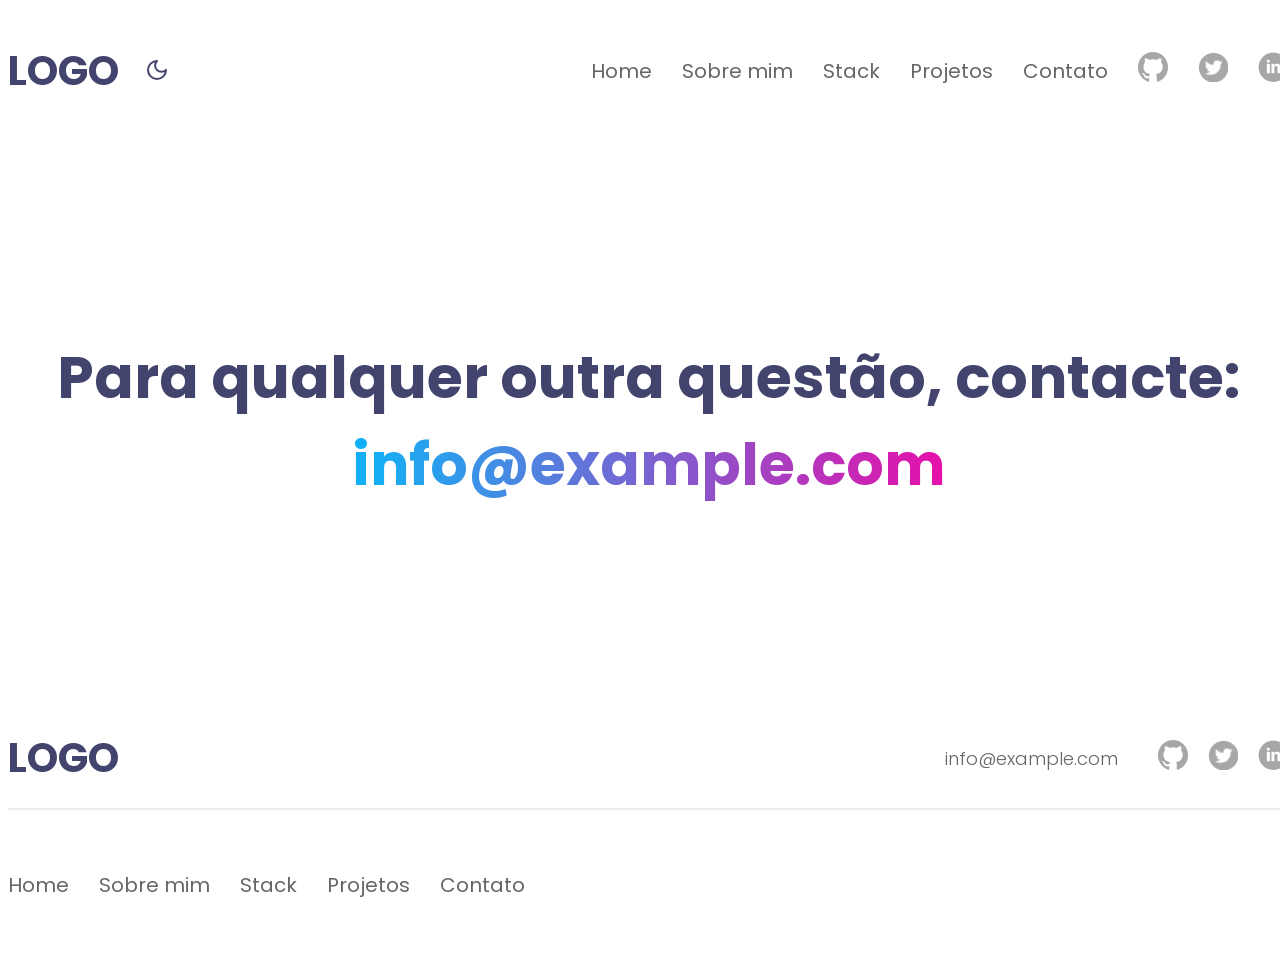
<file: contact.html>
<!DOCTYPE html>
<html lang="pt" data-theme="light">
  <head>
    <title>Hello World</title>
    <meta charset="UTF-8" />
    <link rel="preconnect" href="https://fonts.googleapis.com" />
    <link rel="preconnect" href="https://fonts.gstatic.com" crossorigin />
    <link
      href="https://fonts.googleapis.com/css2?family=Poppins:ital,wght@0,100;0,200;0,300;0,400;0,500;0,600;0,700;0,800;0,900;1,100;1,200;1,300;1,400;1,500;1,600;1,700;1,800;1,900&display=swap"
      rel="stylesheet"
    />
    <link rel="stylesheet" href="./assets/css/main.css" />
  </head>
  <body class="contact-page">
    <div class="container">
      <header class="primaryHeader">
        <div class="columnLeft">
          <h2>LOGO</h2>
          <button id="toggleDarkMode" onclick="toggleDarkMode()">
            <svg
              xmlns="http://www.w3.org/2000/svg"
              width="24"
              height="24"
              viewBox="0 0 24 24"
              fill="none"
              stroke="currentColor"
              stroke-width="2"
              stroke-linecap="round"
              stroke-linejoin="round"
              class="lucide lucide-moon"
            >
              <path d="M12 3a6 6 0 0 0 9 9 9 9 0 1 1-9-9Z" />
            </svg>
          </button>
        </div>
        <div class="columnRight">
          <nav>
            <ul>
              <li>
                <a href="index.html">Home</a>
              </li>
              <li>
                <a href="about.html">Sobre mim</a>
              </li>
              <li>
                <a href="stack.html">Stack</a>
              </li>
              <li>
                <a href="projects.html">Projetos</a>
              </li>
              <li>
                <a href="contact.html">Contato</a>
              </li>
              <li>
                <a href="https://github.com/FilipeCovas" target="_blank">
                  <img
                    src="assets/images/icon-github.png"
                    alt="icon github"
                    width="30"
                    height="30"
                  />
                </a>
              </li>
              <li>
                <a href="https://x.com/filipecovas" target="_blank">
                  <img
                    src="assets/images/icon-twitter.png"
                    alt="icon twitter"
                    width="30"
                    height="30"
                  />
                </a>
              </li>
              <li>
                <a
                  href="https://www.linkedin.com/in/filipecovas/"
                  target="_blank"
                >
                  <img
                    src="assets/images/icon-linkedin.png"
                    alt="icon linkedin"
                    width="30"
                    height="30"
                  />
                </a>
              </li>
            </ul>
          </nav>
        </div>
      </header>
      <main>
        <!--CONTEÚDO-->
        <section class="sectionContact">
          <header>
            <h1>Para qualquer outra questão, contacte:</h1>
          </header>
          <a class="contentEmail" href="mailto:info@example.com"
            >info@example.com</a
          >
        </section>
        <footer class="footerWrapper">
          <div class="mainFooter">
            <div class="mainFooterColumn left">
              <h2>LOGO</h2>
            </div>
            <div class="mainFooterColumn right">
              <div>
                <a href="mailto:info@example.com">info@example.com</a>
              </div>
              <div>
                <ul>
                  <li>
                    <a href="https://github.com/FilipeCovas" target="_blank">
                      <img
                        src="assets/images/icon-github.png"
                        alt="icon github"
                        width="30"
                        height="30"
                      />
                    </a>
                  </li>
                  <li>
                    <a href="https://x.com/filipecovas" target="_blank">
                      <img
                        src="assets/images/icon-twitter.png"
                        alt="icon twitter"
                        width="30"
                        height="30"
                      />
                    </a>
                  </li>
                  <li>
                    <a
                      href="https://www.linkedin.com/in/filipecovas/"
                      target="_blank"
                    >
                      <img
                        src="assets/images/icon-linkedin.png"
                        alt="icon linkedin"
                        width="30"
                        height="30"
                      />
                    </a>
                  </li>
                </ul>
              </div>
            </div>
          </div>
          <div class="miniFooter">
            <nav>
              <ul>
                <li>
                  <a href="index.html">Home</a>
                </li>
                <li>
                  <a href="about.html">Sobre mim</a>
                </li>
                <li>
                  <a href="stack.html">Stack</a>
                </li>
                <li>
                  <a href="projects.html">Projetos</a>
                </li>
                <li>
                  <a href="contact.html">Contato</a>
                </li>
              </ul>
            </nav>
          </div>
        </footer>
      </main>
    </div>
    <script src="assets/js/main.js"></script>
  </body>
</html>
</file>
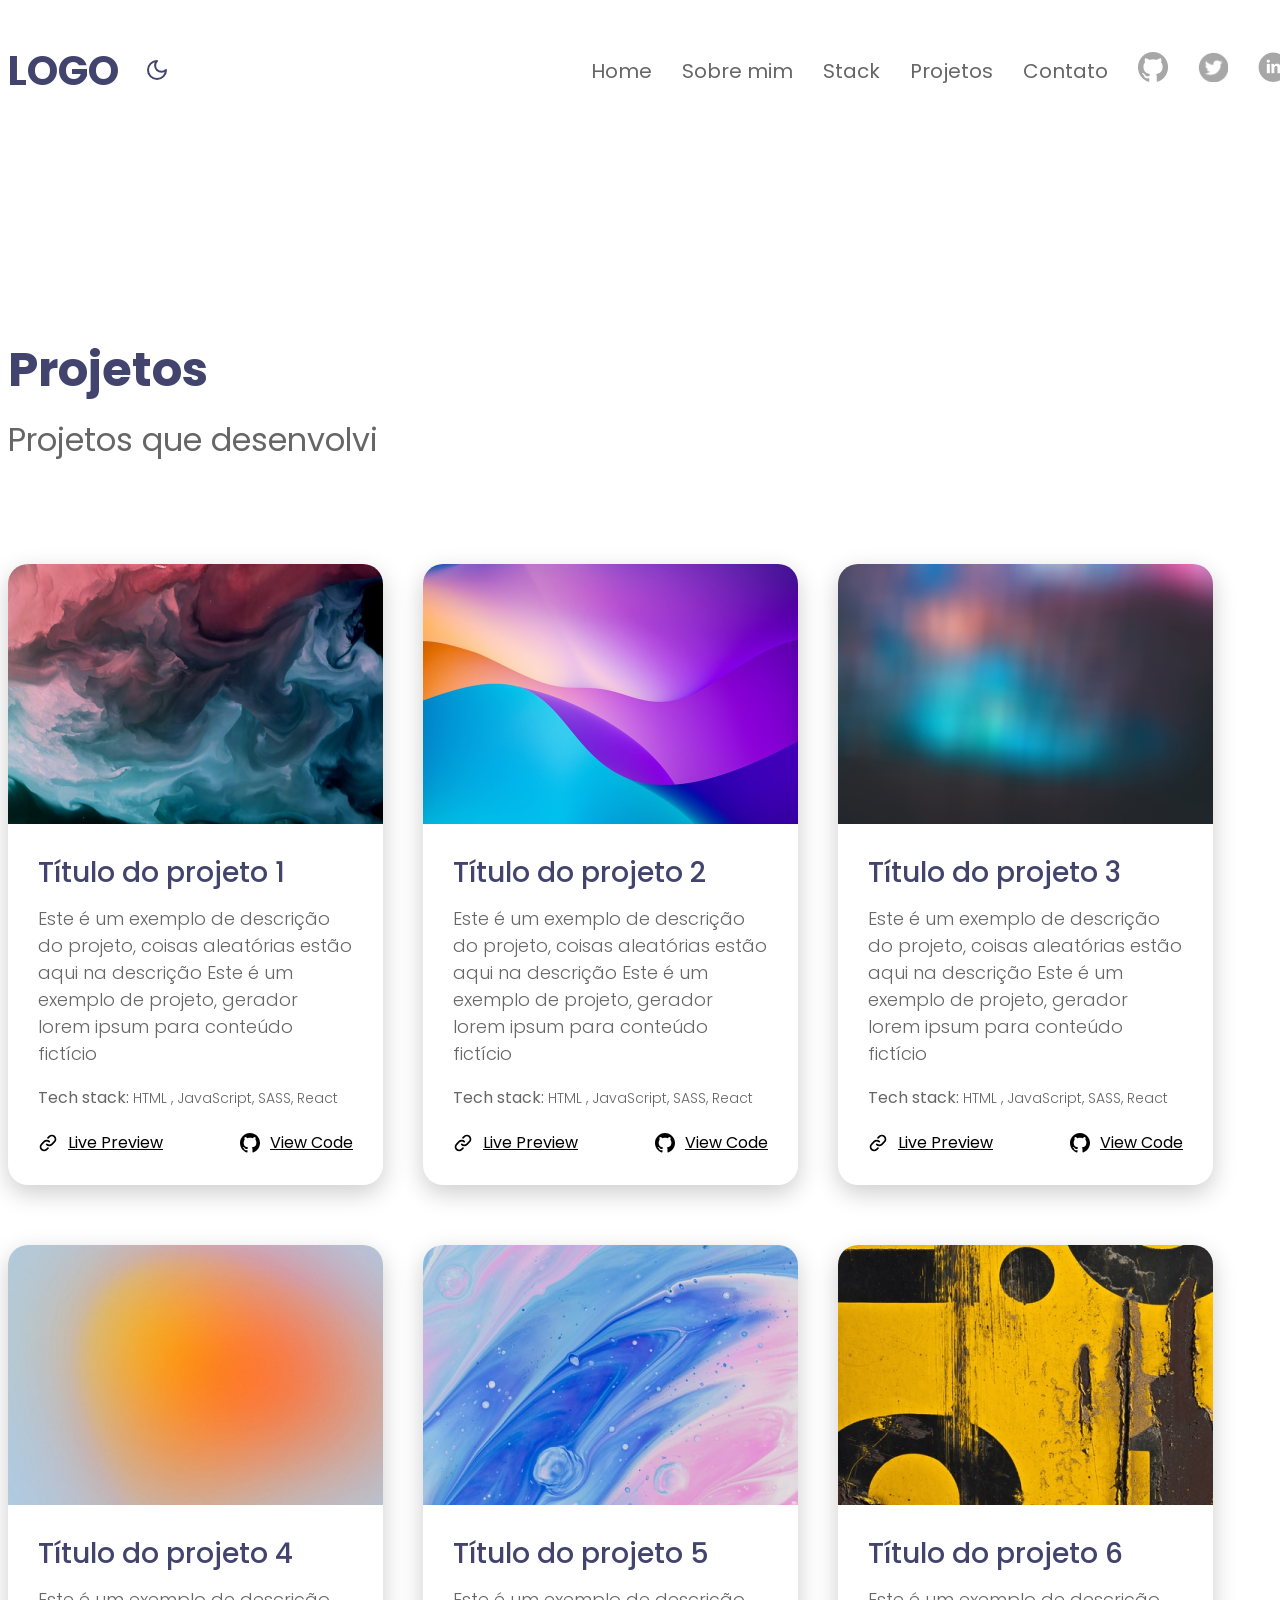
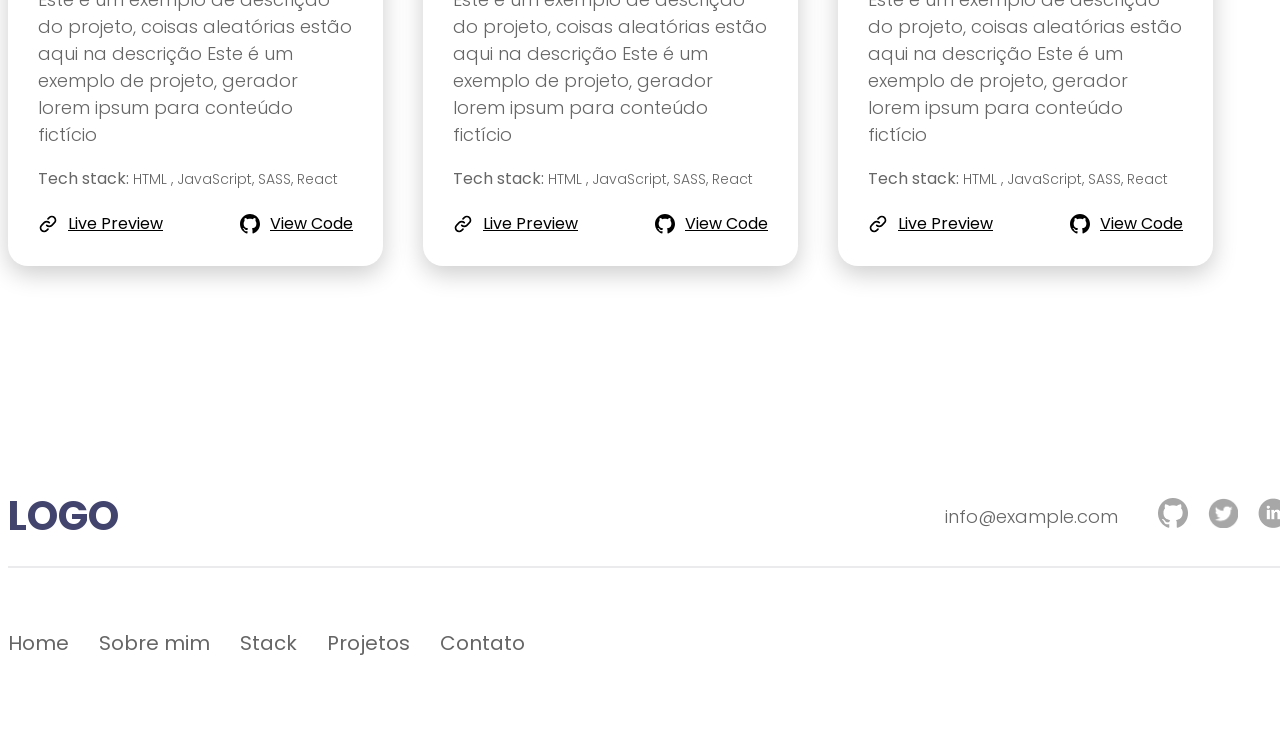
<file: projects.html>
<!DOCTYPE html>
<html lang="pt" data-theme="light">
  <head>
    <title>Hello World</title>
    <meta charset="UTF-8" />
    <link rel="preconnect" href="https://fonts.googleapis.com" />
    <link rel="preconnect" href="https://fonts.gstatic.com" crossorigin />
    <link
      href="https://fonts.googleapis.com/css2?family=Poppins:ital,wght@0,100;0,200;0,300;0,400;0,500;0,600;0,700;0,800;0,900;1,100;1,200;1,300;1,400;1,500;1,600;1,700;1,800;1,900&display=swap"
      rel="stylesheet"
    />
    <link rel="stylesheet" href="./assets/css/main.css" />
  </head>
  <body class="projects-page">
    <div class="container">
      <header class="primaryHeader">
        <div class="columnLeft">
          <h2>LOGO</h2>
          <button id="toggleDarkMode" onclick="toggleDarkMode()">
            <svg
              xmlns="http://www.w3.org/2000/svg"
              width="24"
              height="24"
              viewBox="0 0 24 24"
              fill="none"
              stroke="currentColor"
              stroke-width="2"
              stroke-linecap="round"
              stroke-linejoin="round"
              class="lucide lucide-moon"
            >
              <path d="M12 3a6 6 0 0 0 9 9 9 9 0 1 1-9-9Z" />
            </svg>
          </button>
        </div>
        <div class="columnRight">
          <nav>
            <ul>
              <li>
                <a href="index.html">Home</a>
              </li>
              <li>
                <a href="about.html">Sobre mim</a>
              </li>
              <li>
                <a href="stack.html">Stack</a>
              </li>
              <li>
                <a href="projects.html">Projetos</a>
              </li>
              <li>
                <a href="contact.html">Contato</a>
              </li>
              <li>
                <a href="https://github.com/FilipeCovas" target="_blank">
                  <img
                    src="assets/images/icon-github.png"
                    alt="icon github"
                    width="30"
                    height="30"
                  />
                </a>
              </li>
              <li>
                <a href="https://x.com/filipecovas" target="_blank">
                  <img
                    src="assets/images/icon-twitter.png"
                    alt="icon twitter"
                    width="30"
                    height="30"
                  />
                </a>
              </li>
              <li>
                <a
                  href="https://www.linkedin.com/in/filipecovas/"
                  target="_blank"
                >
                  <img
                    src="assets/images/icon-linkedin.png"
                    alt="icon linkedin"
                    width="30"
                    height="30"
                  />
                </a>
              </li>
            </ul>
          </nav>
        </div>
      </header>
      <main>
        <!--CONTEÚDO-->
        <section class="sectionProjects">
          <header>
            <h2>Projetos</h2>
            <h3>Projetos que desenvolvi</h3>
          </header>
          <div class="projectsContainer">
            <article class="projectBox">
              <header>
                <img
                  width="375"
                  src="/assets/images/project1img.jpg"
                  alt="img1"
                />
              </header>
              <div class="projectContent">
                <h4>Título do projeto 1</h4>
                <p>
                  Este é um exemplo de descrição do projeto, coisas aleatórias
                  estão aqui na descrição Este é um exemplo de projeto, gerador
                  lorem ipsum para conteúdo fictício
                </p>
                <small>
                  <strong>Tech stack:</strong> HTML , JavaScript, SASS, React
                </small>
                <div class="projectActions">
                  <div class="linkWithIcon">
                    <svg
                      width="20"
                      height="20"
                      viewBox="0 0 20 20"
                      fill="none"
                      xmlns="http://www.w3.org/2000/svg"
                    >
                      <path
                        d="M11.2867 8.7133C10.6041 8.031 9.67846 7.64771 8.71334 7.64771C7.74821 7.64771 6.82259 8.031 6.14 8.7133L3.56584 11.2866C2.88324 11.9692 2.49976 12.895 2.49976 13.8604C2.49976 14.8257 2.88324 15.7515 3.56584 16.4341C4.24844 17.1167 5.17424 17.5002 6.13959 17.5002C7.10493 17.5002 8.03074 17.1167 8.71334 16.4341L10 15.1475"
                        stroke="black"
                        stroke-width="1.66667"
                        stroke-linecap="round"
                        stroke-linejoin="round"
                      />
                      <path
                        d="M8.71332 11.2867C9.39591 11.969 10.3215 12.3523 11.2867 12.3523C12.2518 12.3523 13.1774 11.969 13.86 11.2867L16.4342 8.71334C17.1168 8.03074 17.5002 7.10493 17.5002 6.13959C17.5002 5.17424 17.1168 4.24844 16.4342 3.56584C15.7516 2.88324 14.8257 2.49976 13.8604 2.49976C12.8951 2.49976 11.9693 2.88324 11.2867 3.56584L9.99998 4.8525"
                        stroke="black"
                        stroke-width="1.66667"
                        stroke-linecap="round"
                        stroke-linejoin="round"
                      />
                    </svg>
                    <a href="#">Live Preview</a>
                  </div>
                  <div class="linkWithIcon">
                    <svg
                      width="20"
                      height="20"
                      viewBox="0 0 20 20"
                      fill="none"
                      xmlns="http://www.w3.org/2000/svg"
                    >
                      <g clip-path="url(#clip0_10_167)">
                        <path
                          fill-rule="evenodd"
                          clip-rule="evenodd"
                          d="M10 0C4.475 0 0 4.475 0 10C0 14.425 2.8625 18.1625 6.8375 19.4875C7.3375 19.575 7.525 19.275 7.525 19.0125C7.525 18.775 7.5125 17.9875 7.5125 17.15C5 17.6125 4.35 16.5375 4.15 15.975C4.0375 15.6875 3.55 14.8 3.125 14.5625C2.775 14.375 2.275 13.9125 3.1125 13.9C3.9 13.8875 4.4625 14.625 4.65 14.925C5.55 16.4375 6.9875 16.0125 7.5625 15.75C7.65 15.1 7.9125 14.6625 8.2 14.4125C5.975 14.1625 3.65 13.3 3.65 9.475C3.65 8.3875 4.0375 7.4875 4.675 6.7875C4.575 6.5375 4.225 5.5125 4.775 4.1375C4.775 4.1375 5.6125 3.875 7.525 5.1625C8.325 4.9375 9.175 4.825 10.025 4.825C10.875 4.825 11.725 4.9375 12.525 5.1625C14.4375 3.8625 15.275 4.1375 15.275 4.1375C15.825 5.5125 15.475 6.5375 15.375 6.7875C16.0125 7.4875 16.4 8.375 16.4 9.475C16.4 13.3125 14.0625 14.1625 11.8375 14.4125C12.2 14.725 12.5125 15.325 12.5125 16.2625C12.5125 17.6 12.5 18.675 12.5 19.0125C12.5 19.275 12.6875 19.5875 13.1875 19.4875C15.1726 18.8173 16.8976 17.5414 18.1197 15.8395C19.3418 14.1375 19.9994 12.0952 20 10C20 4.475 15.525 0 10 0Z"
                          fill="black"
                        />
                      </g>
                      <defs>
                        <clipPath id="clip0_10_167">
                          <rect width="20" height="20" fill="white" />
                        </clipPath>
                      </defs>
                    </svg>
                    <a href="#">View Code</a>
                  </div>
                </div>
              </div>
            </article>
            <article class="projectBox">
              <header>
                <img
                  width="375"
                  src="/assets/images/project2img.jpg"
                  alt="img1"
                />
              </header>
              <div class="projectContent">
                <h4>Título do projeto 2</h4>
                <p>
                  Este é um exemplo de descrição do projeto, coisas aleatórias
                  estão aqui na descrição Este é um exemplo de projeto, gerador
                  lorem ipsum para conteúdo fictício
                </p>
                <small>
                  <strong>Tech stack:</strong> HTML , JavaScript, SASS, React
                </small>
                <div class="projectActions">
                  <div class="linkWithIcon">
                    <svg
                      width="20"
                      height="20"
                      viewBox="0 0 20 20"
                      fill="none"
                      xmlns="http://www.w3.org/2000/svg"
                    >
                      <path
                        d="M11.2867 8.7133C10.6041 8.031 9.67846 7.64771 8.71334 7.64771C7.74821 7.64771 6.82259 8.031 6.14 8.7133L3.56584 11.2866C2.88324 11.9692 2.49976 12.895 2.49976 13.8604C2.49976 14.8257 2.88324 15.7515 3.56584 16.4341C4.24844 17.1167 5.17424 17.5002 6.13959 17.5002C7.10493 17.5002 8.03074 17.1167 8.71334 16.4341L10 15.1475"
                        stroke="black"
                        stroke-width="1.66667"
                        stroke-linecap="round"
                        stroke-linejoin="round"
                      />
                      <path
                        d="M8.71332 11.2867C9.39591 11.969 10.3215 12.3523 11.2867 12.3523C12.2518 12.3523 13.1774 11.969 13.86 11.2867L16.4342 8.71334C17.1168 8.03074 17.5002 7.10493 17.5002 6.13959C17.5002 5.17424 17.1168 4.24844 16.4342 3.56584C15.7516 2.88324 14.8257 2.49976 13.8604 2.49976C12.8951 2.49976 11.9693 2.88324 11.2867 3.56584L9.99998 4.8525"
                        stroke="black"
                        stroke-width="1.66667"
                        stroke-linecap="round"
                        stroke-linejoin="round"
                      />
                    </svg>
                    <a href="#">Live Preview</a>
                  </div>
                  <div class="linkWithIcon">
                    <svg
                      width="20"
                      height="20"
                      viewBox="0 0 20 20"
                      fill="none"
                      xmlns="http://www.w3.org/2000/svg"
                    >
                      <g clip-path="url(#clip0_10_167)">
                        <path
                          fill-rule="evenodd"
                          clip-rule="evenodd"
                          d="M10 0C4.475 0 0 4.475 0 10C0 14.425 2.8625 18.1625 6.8375 19.4875C7.3375 19.575 7.525 19.275 7.525 19.0125C7.525 18.775 7.5125 17.9875 7.5125 17.15C5 17.6125 4.35 16.5375 4.15 15.975C4.0375 15.6875 3.55 14.8 3.125 14.5625C2.775 14.375 2.275 13.9125 3.1125 13.9C3.9 13.8875 4.4625 14.625 4.65 14.925C5.55 16.4375 6.9875 16.0125 7.5625 15.75C7.65 15.1 7.9125 14.6625 8.2 14.4125C5.975 14.1625 3.65 13.3 3.65 9.475C3.65 8.3875 4.0375 7.4875 4.675 6.7875C4.575 6.5375 4.225 5.5125 4.775 4.1375C4.775 4.1375 5.6125 3.875 7.525 5.1625C8.325 4.9375 9.175 4.825 10.025 4.825C10.875 4.825 11.725 4.9375 12.525 5.1625C14.4375 3.8625 15.275 4.1375 15.275 4.1375C15.825 5.5125 15.475 6.5375 15.375 6.7875C16.0125 7.4875 16.4 8.375 16.4 9.475C16.4 13.3125 14.0625 14.1625 11.8375 14.4125C12.2 14.725 12.5125 15.325 12.5125 16.2625C12.5125 17.6 12.5 18.675 12.5 19.0125C12.5 19.275 12.6875 19.5875 13.1875 19.4875C15.1726 18.8173 16.8976 17.5414 18.1197 15.8395C19.3418 14.1375 19.9994 12.0952 20 10C20 4.475 15.525 0 10 0Z"
                          fill="black"
                        />
                      </g>
                      <defs>
                        <clipPath id="clip0_10_167">
                          <rect width="20" height="20" fill="white" />
                        </clipPath>
                      </defs>
                    </svg>
                    <a href="#">View Code</a>
                  </div>
                </div>
              </div>
            </article>
            <article class="projectBox">
              <header>
                <img
                  width="375"
                  src="/assets/images/project3img.jpg"
                  alt="img1"
                />
              </header>
              <div class="projectContent">
                <h4>Título do projeto 3</h4>
                <p>
                  Este é um exemplo de descrição do projeto, coisas aleatórias
                  estão aqui na descrição Este é um exemplo de projeto, gerador
                  lorem ipsum para conteúdo fictício
                </p>
                <small>
                  <strong>Tech stack:</strong> HTML , JavaScript, SASS, React
                </small>
                <div class="projectActions">
                  <div class="linkWithIcon">
                    <svg
                      width="20"
                      height="20"
                      viewBox="0 0 20 20"
                      fill="none"
                      xmlns="http://www.w3.org/2000/svg"
                    >
                      <path
                        d="M11.2867 8.7133C10.6041 8.031 9.67846 7.64771 8.71334 7.64771C7.74821 7.64771 6.82259 8.031 6.14 8.7133L3.56584 11.2866C2.88324 11.9692 2.49976 12.895 2.49976 13.8604C2.49976 14.8257 2.88324 15.7515 3.56584 16.4341C4.24844 17.1167 5.17424 17.5002 6.13959 17.5002C7.10493 17.5002 8.03074 17.1167 8.71334 16.4341L10 15.1475"
                        stroke="black"
                        stroke-width="1.66667"
                        stroke-linecap="round"
                        stroke-linejoin="round"
                      />
                      <path
                        d="M8.71332 11.2867C9.39591 11.969 10.3215 12.3523 11.2867 12.3523C12.2518 12.3523 13.1774 11.969 13.86 11.2867L16.4342 8.71334C17.1168 8.03074 17.5002 7.10493 17.5002 6.13959C17.5002 5.17424 17.1168 4.24844 16.4342 3.56584C15.7516 2.88324 14.8257 2.49976 13.8604 2.49976C12.8951 2.49976 11.9693 2.88324 11.2867 3.56584L9.99998 4.8525"
                        stroke="black"
                        stroke-width="1.66667"
                        stroke-linecap="round"
                        stroke-linejoin="round"
                      />
                    </svg>
                    <a href="#">Live Preview</a>
                  </div>
                  <div class="linkWithIcon">
                    <svg
                      width="20"
                      height="20"
                      viewBox="0 0 20 20"
                      fill="none"
                      xmlns="http://www.w3.org/2000/svg"
                    >
                      <g clip-path="url(#clip0_10_167)">
                        <path
                          fill-rule="evenodd"
                          clip-rule="evenodd"
                          d="M10 0C4.475 0 0 4.475 0 10C0 14.425 2.8625 18.1625 6.8375 19.4875C7.3375 19.575 7.525 19.275 7.525 19.0125C7.525 18.775 7.5125 17.9875 7.5125 17.15C5 17.6125 4.35 16.5375 4.15 15.975C4.0375 15.6875 3.55 14.8 3.125 14.5625C2.775 14.375 2.275 13.9125 3.1125 13.9C3.9 13.8875 4.4625 14.625 4.65 14.925C5.55 16.4375 6.9875 16.0125 7.5625 15.75C7.65 15.1 7.9125 14.6625 8.2 14.4125C5.975 14.1625 3.65 13.3 3.65 9.475C3.65 8.3875 4.0375 7.4875 4.675 6.7875C4.575 6.5375 4.225 5.5125 4.775 4.1375C4.775 4.1375 5.6125 3.875 7.525 5.1625C8.325 4.9375 9.175 4.825 10.025 4.825C10.875 4.825 11.725 4.9375 12.525 5.1625C14.4375 3.8625 15.275 4.1375 15.275 4.1375C15.825 5.5125 15.475 6.5375 15.375 6.7875C16.0125 7.4875 16.4 8.375 16.4 9.475C16.4 13.3125 14.0625 14.1625 11.8375 14.4125C12.2 14.725 12.5125 15.325 12.5125 16.2625C12.5125 17.6 12.5 18.675 12.5 19.0125C12.5 19.275 12.6875 19.5875 13.1875 19.4875C15.1726 18.8173 16.8976 17.5414 18.1197 15.8395C19.3418 14.1375 19.9994 12.0952 20 10C20 4.475 15.525 0 10 0Z"
                          fill="black"
                        />
                      </g>
                      <defs>
                        <clipPath id="clip0_10_167">
                          <rect width="20" height="20" fill="white" />
                        </clipPath>
                      </defs>
                    </svg>
                    <a href="#">View Code</a>
                  </div>
                </div>
              </div>
            </article>
            <article class="projectBox">
              <header>
                <img
                  width="375"
                  src="/assets/images/project4img.jpg"
                  alt="img1"
                />
              </header>
              <div class="projectContent">
                <h4>Título do projeto 4</h4>
                <p>
                  Este é um exemplo de descrição do projeto, coisas aleatórias
                  estão aqui na descrição Este é um exemplo de projeto, gerador
                  lorem ipsum para conteúdo fictício
                </p>
                <small>
                  <strong>Tech stack:</strong> HTML , JavaScript, SASS, React
                </small>
                <div class="projectActions">
                  <div class="linkWithIcon">
                    <svg
                      width="20"
                      height="20"
                      viewBox="0 0 20 20"
                      fill="none"
                      xmlns="http://www.w3.org/2000/svg"
                    >
                      <path
                        d="M11.2867 8.7133C10.6041 8.031 9.67846 7.64771 8.71334 7.64771C7.74821 7.64771 6.82259 8.031 6.14 8.7133L3.56584 11.2866C2.88324 11.9692 2.49976 12.895 2.49976 13.8604C2.49976 14.8257 2.88324 15.7515 3.56584 16.4341C4.24844 17.1167 5.17424 17.5002 6.13959 17.5002C7.10493 17.5002 8.03074 17.1167 8.71334 16.4341L10 15.1475"
                        stroke="black"
                        stroke-width="1.66667"
                        stroke-linecap="round"
                        stroke-linejoin="round"
                      />
                      <path
                        d="M8.71332 11.2867C9.39591 11.969 10.3215 12.3523 11.2867 12.3523C12.2518 12.3523 13.1774 11.969 13.86 11.2867L16.4342 8.71334C17.1168 8.03074 17.5002 7.10493 17.5002 6.13959C17.5002 5.17424 17.1168 4.24844 16.4342 3.56584C15.7516 2.88324 14.8257 2.49976 13.8604 2.49976C12.8951 2.49976 11.9693 2.88324 11.2867 3.56584L9.99998 4.8525"
                        stroke="black"
                        stroke-width="1.66667"
                        stroke-linecap="round"
                        stroke-linejoin="round"
                      />
                    </svg>
                    <a href="#">Live Preview</a>
                  </div>
                  <div class="linkWithIcon">
                    <svg
                      width="20"
                      height="20"
                      viewBox="0 0 20 20"
                      fill="none"
                      xmlns="http://www.w3.org/2000/svg"
                    >
                      <g clip-path="url(#clip0_10_167)">
                        <path
                          fill-rule="evenodd"
                          clip-rule="evenodd"
                          d="M10 0C4.475 0 0 4.475 0 10C0 14.425 2.8625 18.1625 6.8375 19.4875C7.3375 19.575 7.525 19.275 7.525 19.0125C7.525 18.775 7.5125 17.9875 7.5125 17.15C5 17.6125 4.35 16.5375 4.15 15.975C4.0375 15.6875 3.55 14.8 3.125 14.5625C2.775 14.375 2.275 13.9125 3.1125 13.9C3.9 13.8875 4.4625 14.625 4.65 14.925C5.55 16.4375 6.9875 16.0125 7.5625 15.75C7.65 15.1 7.9125 14.6625 8.2 14.4125C5.975 14.1625 3.65 13.3 3.65 9.475C3.65 8.3875 4.0375 7.4875 4.675 6.7875C4.575 6.5375 4.225 5.5125 4.775 4.1375C4.775 4.1375 5.6125 3.875 7.525 5.1625C8.325 4.9375 9.175 4.825 10.025 4.825C10.875 4.825 11.725 4.9375 12.525 5.1625C14.4375 3.8625 15.275 4.1375 15.275 4.1375C15.825 5.5125 15.475 6.5375 15.375 6.7875C16.0125 7.4875 16.4 8.375 16.4 9.475C16.4 13.3125 14.0625 14.1625 11.8375 14.4125C12.2 14.725 12.5125 15.325 12.5125 16.2625C12.5125 17.6 12.5 18.675 12.5 19.0125C12.5 19.275 12.6875 19.5875 13.1875 19.4875C15.1726 18.8173 16.8976 17.5414 18.1197 15.8395C19.3418 14.1375 19.9994 12.0952 20 10C20 4.475 15.525 0 10 0Z"
                          fill="black"
                        />
                      </g>
                      <defs>
                        <clipPath id="clip0_10_167">
                          <rect width="20" height="20" fill="white" />
                        </clipPath>
                      </defs>
                    </svg>
                    <a href="#">View Code</a>
                  </div>
                </div>
              </div>
            </article>
            <article class="projectBox">
              <header>
                <img
                  width="375"
                  src="/assets/images/project5img.jpg"
                  alt="img1"
                />
              </header>
              <div class="projectContent">
                <h4>Título do projeto 5</h4>
                <p>
                  Este é um exemplo de descrição do projeto, coisas aleatórias
                  estão aqui na descrição Este é um exemplo de projeto, gerador
                  lorem ipsum para conteúdo fictício
                </p>
                <small>
                  <strong>Tech stack:</strong> HTML , JavaScript, SASS, React
                </small>
                <div class="projectActions">
                  <div class="linkWithIcon">
                    <svg
                      width="20"
                      height="20"
                      viewBox="0 0 20 20"
                      fill="none"
                      xmlns="http://www.w3.org/2000/svg"
                    >
                      <path
                        d="M11.2867 8.7133C10.6041 8.031 9.67846 7.64771 8.71334 7.64771C7.74821 7.64771 6.82259 8.031 6.14 8.7133L3.56584 11.2866C2.88324 11.9692 2.49976 12.895 2.49976 13.8604C2.49976 14.8257 2.88324 15.7515 3.56584 16.4341C4.24844 17.1167 5.17424 17.5002 6.13959 17.5002C7.10493 17.5002 8.03074 17.1167 8.71334 16.4341L10 15.1475"
                        stroke="black"
                        stroke-width="1.66667"
                        stroke-linecap="round"
                        stroke-linejoin="round"
                      />
                      <path
                        d="M8.71332 11.2867C9.39591 11.969 10.3215 12.3523 11.2867 12.3523C12.2518 12.3523 13.1774 11.969 13.86 11.2867L16.4342 8.71334C17.1168 8.03074 17.5002 7.10493 17.5002 6.13959C17.5002 5.17424 17.1168 4.24844 16.4342 3.56584C15.7516 2.88324 14.8257 2.49976 13.8604 2.49976C12.8951 2.49976 11.9693 2.88324 11.2867 3.56584L9.99998 4.8525"
                        stroke="black"
                        stroke-width="1.66667"
                        stroke-linecap="round"
                        stroke-linejoin="round"
                      />
                    </svg>
                    <a href="#">Live Preview</a>
                  </div>
                  <div class="linkWithIcon">
                    <svg
                      width="20"
                      height="20"
                      viewBox="0 0 20 20"
                      fill="none"
                      xmlns="http://www.w3.org/2000/svg"
                    >
                      <g clip-path="url(#clip0_10_167)">
                        <path
                          fill-rule="evenodd"
                          clip-rule="evenodd"
                          d="M10 0C4.475 0 0 4.475 0 10C0 14.425 2.8625 18.1625 6.8375 19.4875C7.3375 19.575 7.525 19.275 7.525 19.0125C7.525 18.775 7.5125 17.9875 7.5125 17.15C5 17.6125 4.35 16.5375 4.15 15.975C4.0375 15.6875 3.55 14.8 3.125 14.5625C2.775 14.375 2.275 13.9125 3.1125 13.9C3.9 13.8875 4.4625 14.625 4.65 14.925C5.55 16.4375 6.9875 16.0125 7.5625 15.75C7.65 15.1 7.9125 14.6625 8.2 14.4125C5.975 14.1625 3.65 13.3 3.65 9.475C3.65 8.3875 4.0375 7.4875 4.675 6.7875C4.575 6.5375 4.225 5.5125 4.775 4.1375C4.775 4.1375 5.6125 3.875 7.525 5.1625C8.325 4.9375 9.175 4.825 10.025 4.825C10.875 4.825 11.725 4.9375 12.525 5.1625C14.4375 3.8625 15.275 4.1375 15.275 4.1375C15.825 5.5125 15.475 6.5375 15.375 6.7875C16.0125 7.4875 16.4 8.375 16.4 9.475C16.4 13.3125 14.0625 14.1625 11.8375 14.4125C12.2 14.725 12.5125 15.325 12.5125 16.2625C12.5125 17.6 12.5 18.675 12.5 19.0125C12.5 19.275 12.6875 19.5875 13.1875 19.4875C15.1726 18.8173 16.8976 17.5414 18.1197 15.8395C19.3418 14.1375 19.9994 12.0952 20 10C20 4.475 15.525 0 10 0Z"
                          fill="black"
                        />
                      </g>
                      <defs>
                        <clipPath id="clip0_10_167">
                          <rect width="20" height="20" fill="white" />
                        </clipPath>
                      </defs>
                    </svg>
                    <a href="#">View Code</a>
                  </div>
                </div>
              </div>
            </article>
            <article class="projectBox">
              <header>
                <img
                  width="375"
                  src="/assets/images/project6img.jpg"
                  alt="img1"
                />
              </header>
              <div class="projectContent">
                <h4>Título do projeto 6</h4>
                <p>
                  Este é um exemplo de descrição do projeto, coisas aleatórias
                  estão aqui na descrição Este é um exemplo de projeto, gerador
                  lorem ipsum para conteúdo fictício
                </p>
                <small>
                  <strong>Tech stack:</strong> HTML , JavaScript, SASS, React
                </small>
                <div class="projectActions">
                  <div class="linkWithIcon">
                    <svg
                      width="20"
                      height="20"
                      viewBox="0 0 20 20"
                      fill="none"
                      xmlns="http://www.w3.org/2000/svg"
                    >
                      <path
                        d="M11.2867 8.7133C10.6041 8.031 9.67846 7.64771 8.71334 7.64771C7.74821 7.64771 6.82259 8.031 6.14 8.7133L3.56584 11.2866C2.88324 11.9692 2.49976 12.895 2.49976 13.8604C2.49976 14.8257 2.88324 15.7515 3.56584 16.4341C4.24844 17.1167 5.17424 17.5002 6.13959 17.5002C7.10493 17.5002 8.03074 17.1167 8.71334 16.4341L10 15.1475"
                        stroke="black"
                        stroke-width="1.66667"
                        stroke-linecap="round"
                        stroke-linejoin="round"
                      />
                      <path
                        d="M8.71332 11.2867C9.39591 11.969 10.3215 12.3523 11.2867 12.3523C12.2518 12.3523 13.1774 11.969 13.86 11.2867L16.4342 8.71334C17.1168 8.03074 17.5002 7.10493 17.5002 6.13959C17.5002 5.17424 17.1168 4.24844 16.4342 3.56584C15.7516 2.88324 14.8257 2.49976 13.8604 2.49976C12.8951 2.49976 11.9693 2.88324 11.2867 3.56584L9.99998 4.8525"
                        stroke="black"
                        stroke-width="1.66667"
                        stroke-linecap="round"
                        stroke-linejoin="round"
                      />
                    </svg>
                    <a href="#">Live Preview</a>
                  </div>
                  <div class="linkWithIcon">
                    <svg
                      width="20"
                      height="20"
                      viewBox="0 0 20 20"
                      fill="none"
                      xmlns="http://www.w3.org/2000/svg"
                    >
                      <g clip-path="url(#clip0_10_167)">
                        <path
                          fill-rule="evenodd"
                          clip-rule="evenodd"
                          d="M10 0C4.475 0 0 4.475 0 10C0 14.425 2.8625 18.1625 6.8375 19.4875C7.3375 19.575 7.525 19.275 7.525 19.0125C7.525 18.775 7.5125 17.9875 7.5125 17.15C5 17.6125 4.35 16.5375 4.15 15.975C4.0375 15.6875 3.55 14.8 3.125 14.5625C2.775 14.375 2.275 13.9125 3.1125 13.9C3.9 13.8875 4.4625 14.625 4.65 14.925C5.55 16.4375 6.9875 16.0125 7.5625 15.75C7.65 15.1 7.9125 14.6625 8.2 14.4125C5.975 14.1625 3.65 13.3 3.65 9.475C3.65 8.3875 4.0375 7.4875 4.675 6.7875C4.575 6.5375 4.225 5.5125 4.775 4.1375C4.775 4.1375 5.6125 3.875 7.525 5.1625C8.325 4.9375 9.175 4.825 10.025 4.825C10.875 4.825 11.725 4.9375 12.525 5.1625C14.4375 3.8625 15.275 4.1375 15.275 4.1375C15.825 5.5125 15.475 6.5375 15.375 6.7875C16.0125 7.4875 16.4 8.375 16.4 9.475C16.4 13.3125 14.0625 14.1625 11.8375 14.4125C12.2 14.725 12.5125 15.325 12.5125 16.2625C12.5125 17.6 12.5 18.675 12.5 19.0125C12.5 19.275 12.6875 19.5875 13.1875 19.4875C15.1726 18.8173 16.8976 17.5414 18.1197 15.8395C19.3418 14.1375 19.9994 12.0952 20 10C20 4.475 15.525 0 10 0Z"
                          fill="black"
                        />
                      </g>
                      <defs>
                        <clipPath id="clip0_10_167">
                          <rect width="20" height="20" fill="white" />
                        </clipPath>
                      </defs>
                    </svg>
                    <a href="#">View Code</a>
                  </div>
                </div>
              </div>
            </article>
          </div>
        </section>
        <footer class="footerWrapper">
          <div class="mainFooter">
            <div class="mainFooterColumn left">
              <h2>LOGO</h2>
            </div>
            <div class="mainFooterColumn right">
              <div>
                <a href="mailto:info@example.com">info@example.com</a>
              </div>
              <div>
                <ul>
                  <li>
                    <a href="https://github.com/FilipeCovas" target="_blank">
                      <img
                        src="assets/images/icon-github.png"
                        alt="icon github"
                        width="30"
                        height="30"
                      />
                    </a>
                  </li>
                  <li>
                    <a href="https://x.com/filipecovas" target="_blank">
                      <img
                        src="assets/images/icon-twitter.png"
                        alt="icon twitter"
                        width="30"
                        height="30"
                      />
                    </a>
                  </li>
                  <li>
                    <a
                      href="https://www.linkedin.com/in/filipecovas/"
                      target="_blank"
                    >
                      <img
                        src="assets/images/icon-linkedin.png"
                        alt="icon linkedin"
                        width="30"
                        height="30"
                      />
                    </a>
                  </li>
                </ul>
              </div>
            </div>
          </div>
          <div class="miniFooter">
            <nav>
              <ul>
                <li>
                  <a href="index.html">Home</a>
                </li>
                <li>
                  <a href="about.html">Sobre mim</a>
                </li>
                <li>
                  <a href="stack.html">Stack</a>
                </li>
                <li>
                  <a href="projects.html">Projetos</a>
                </li>
                <li>
                  <a href="contact.html">Contato</a>
                </li>
              </ul>
            </nav>
          </div>
        </footer>
      </main>
    </div>
    <script src="assets/js/main.js"></script>
  </body>
</html>
</file>
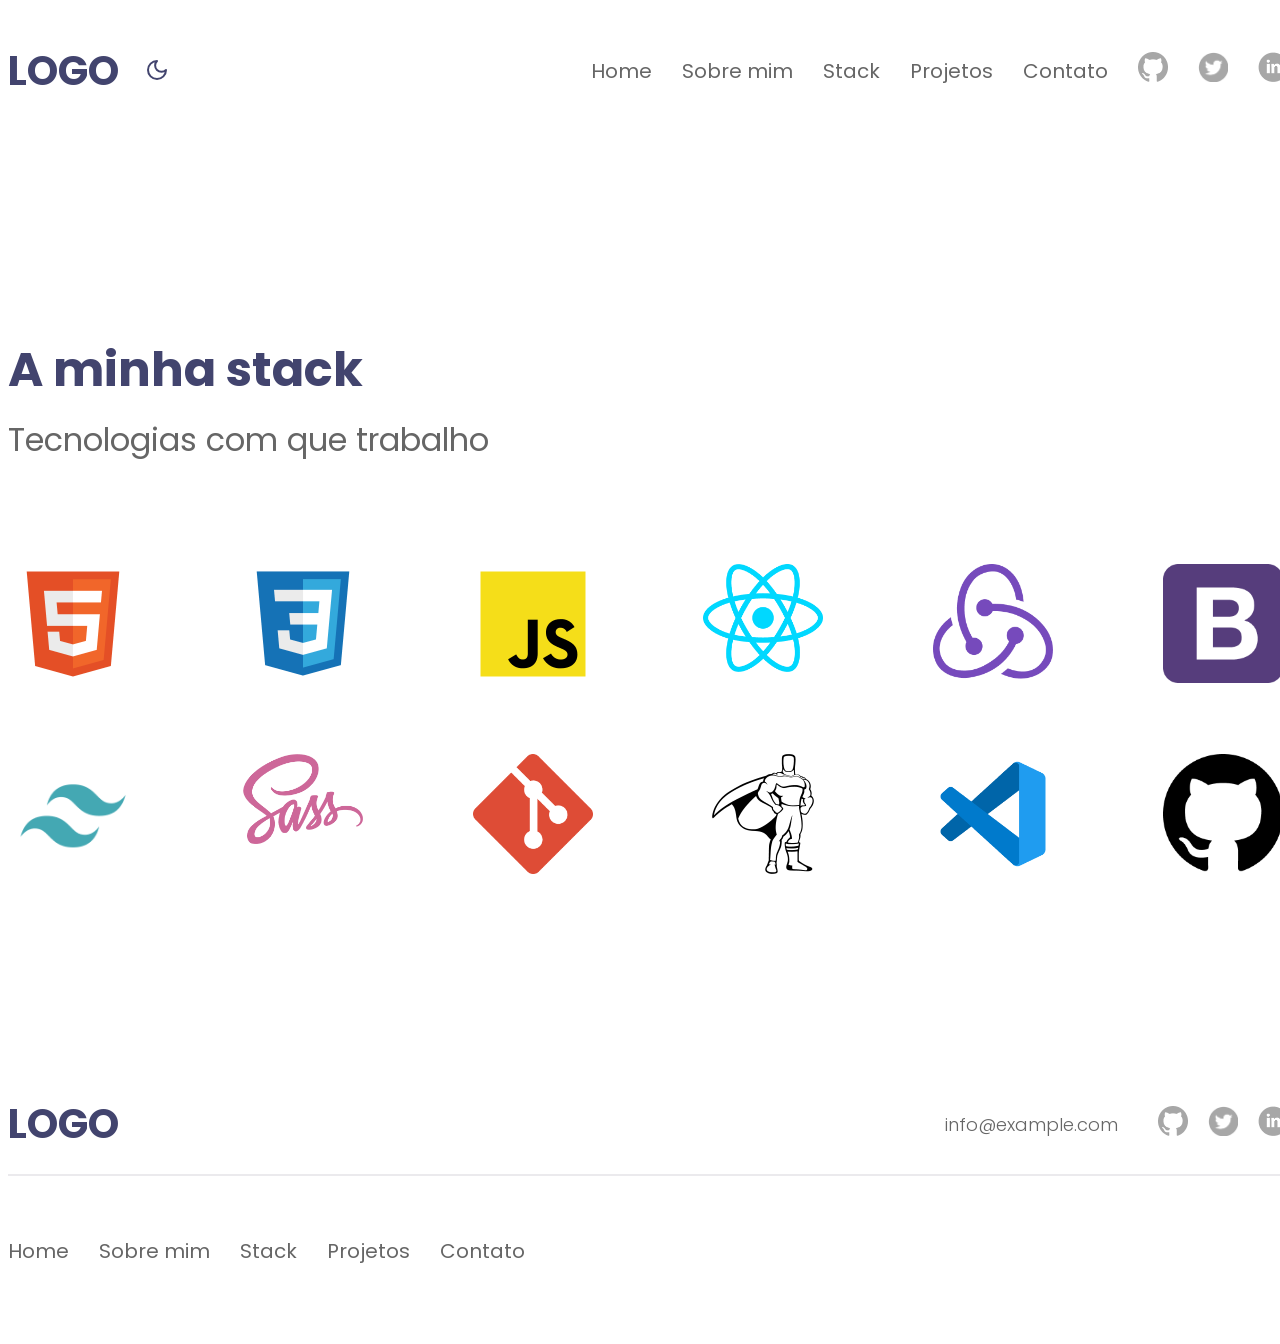
<file: stack.html>
<!DOCTYPE html>
<html lang="pt" data-theme="light">
  <head>
    <title>Hello World</title>
    <meta charset="UTF-8" />
    <link rel="preconnect" href="https://fonts.googleapis.com" />
    <link rel="preconnect" href="https://fonts.gstatic.com" crossorigin />
    <link
      href="https://fonts.googleapis.com/css2?family=Poppins:ital,wght@0,100;0,200;0,300;0,400;0,500;0,600;0,700;0,800;0,900;1,100;1,200;1,300;1,400;1,500;1,600;1,700;1,800;1,900&display=swap"
      rel="stylesheet"
    />
    <link rel="stylesheet" href="./assets/css/main.css" />
  </head>
  <body class="stack-page">
    <div class="container">
      <header class="primaryHeader">
        <div class="columnLeft">
          <h2>LOGO</h2>
          <button id="toggleDarkMode" onclick="toggleDarkMode()">
            <svg
              xmlns="http://www.w3.org/2000/svg"
              width="24"
              height="24"
              viewBox="0 0 24 24"
              fill="none"
              stroke="currentColor"
              stroke-width="2"
              stroke-linecap="round"
              stroke-linejoin="round"
              class="lucide lucide-moon"
            >
              <path d="M12 3a6 6 0 0 0 9 9 9 9 0 1 1-9-9Z" />
            </svg>
          </button>
        </div>
        <div class="columnRight">
          <nav>
            <ul>
              <li>
                <a href="index.html">Home</a>
              </li>
              <li>
                <a href="about.html">Sobre mim</a>
              </li>
              <li>
                <a href="stack.html">Stack</a>
              </li>
              <li>
                <a href="projects.html">Projetos</a>
              </li>
              <li>
                <a href="contact.html">Contato</a>
              </li>
              <li>
                <a href="https://github.com/FilipeCovas" target="_blank">
                  <img
                    src="assets/images/icon-github.png"
                    alt="icon github"
                    width="30"
                    height="30"
                  />
                </a>
              </li>
              <li>
                <a href="https://x.com/filipecovas" target="_blank">
                  <img
                    src="assets/images/icon-twitter.png"
                    alt="icon twitter"
                    width="30"
                    height="30"
                  />
                </a>
              </li>
              <li>
                <a
                  href="https://www.linkedin.com/in/filipecovas/"
                  target="_blank"
                >
                  <img
                    src="assets/images/icon-linkedin.png"
                    alt="icon linkedin"
                    width="30"
                    height="30"
                  />
                </a>
              </li>
            </ul>
          </nav>
        </div>
      </header>
      <main>
        <!--CONTEÚDO-->
        <section class="sectionStack">
          <header>
            <h2>A minha stack</h2>
            <h3>Tecnologias com que trabalho</h3>
          </header>
          <div class="stackImagesContainer">
            <img
              src="assets/images/vscode-icons_file-type-html.png"
              alt="html"
              width="120"
            />
            <img
              src="assets/images/vscode-icons_file-type-css.png"
              alt="css"
              width="120"
            />
            <img
              src="assets/images/vscode-icons_file-type-js-official.png"
              alt="javascript"
              width="120"
            />
            <img src="assets/images/logos_react.png" alt="react" width="120" />
            <img src="assets/images/electron.png" alt="electron" width="120" />
            <img
              src="assets/images/logos_bootstrap.png"
              alt="bootstrap"
              width="120"
            />
            <img
              src="assets/images/vscode-icons_file-type-tailwind.png"
              alt="tailwind"
              width="120"
            />
            <img src="assets/images/logos_sass.png" alt="sass" width="120" />
            <img src="assets/images/logos_git-icon.png" alt="git" width="120" />
            <img
              src="assets/images/cib_greensock.png"
              alt="cib_greensock"
              width="120"
              class="imageDark"
            />
            <img
              src="assets/images/cib_greensock-black.png"
              alt="cib_greensock"
              width="120"
              class="imageLight"
            />
            <img
              src="assets/images/vscode-icons_file-type-vscode.png"
              alt="vscode"
              width="120"
            />
            <img
              src="assets/images/akar-icons_github-fill.png"
              alt="github"
              width="120"
              class="imageDark"
            />
            <img
              src="assets/images/akar-icons_github-fill-black.png"
              alt="github"
              width="120"
              class="imageLight"
            />
          </div>
        </section>
        <footer class="footerWrapper">
          <div class="mainFooter">
            <div class="mainFooterColumn left">
              <h2>LOGO</h2>
            </div>
            <div class="mainFooterColumn right">
              <div>
                <a href="mailto:info@example.com">info@example.com</a>
              </div>
              <div>
                <ul>
                  <li>
                    <a href="https://github.com/FilipeCovas" target="_blank">
                      <img
                        src="assets/images/icon-github.png"
                        alt="icon github"
                        width="30"
                        height="30"
                      />
                    </a>
                  </li>
                  <li>
                    <a href="https://x.com/filipecovas" target="_blank">
                      <img
                        src="assets/images/icon-twitter.png"
                        alt="icon twitter"
                        width="30"
                        height="30"
                      />
                    </a>
                  </li>
                  <li>
                    <a
                      href="https://www.linkedin.com/in/filipecovas/"
                      target="_blank"
                    >
                      <img
                        src="assets/images/icon-linkedin.png"
                        alt="icon linkedin"
                        width="30"
                        height="30"
                      />
                    </a>
                  </li>
                </ul>
              </div>
            </div>
          </div>
          <div class="miniFooter">
            <nav>
              <ul>
                <li>
                  <a href="index.html">Home</a>
                </li>
                <li>
                  <a href="about.html">Sobre mim</a>
                </li>
                <li>
                  <a href="stack.html">Stack</a>
                </li>
                <li>
                  <a href="projects.html">Projetos</a>
                </li>
                <li>
                  <a href="contact.html">Contato</a>
                </li>
              </ul>
            </nav>
          </div>
        </footer>
      </main>
    </div>
    <script src="assets/js/main.js"></script>
  </body>
</html>
</file>
<file: assets/css/main.css>
/*
* MAIN
* - CSS principal do projeto
*/

@import url("_variables.css");

html {
  font-size: 62.5%;
  font-family: "Poppins", sans-serif;
}

body {
  background-color: var(--background);
  color: #fff;
}

/*
*
* TIPOGRAFIA
*
*/

h1,
h2 {
  font-weight: var(--fontWeightBold);
}

h1 {
  color: var(--colorH1);
  font-size: 5.8rem;
}

h2 {
  color: var(--colorH2);
  font-size: 4.8rem;
}

h3 {
  color: var(--colorH3);
  font-weight: var(--fontWeightRegular);
  font-size: 3.2rem;
}

h4 {
  color: var(--colorH4);
  font-weight: var(--fontWeightMedium);
  font-size: 2.8rem;
}

p {
  color: var(--colorP);
  font-weight: var(--fontWeightLight);
  font-size: 1.8rem;
}

small {
  color: var(--colorP);
  font-weight: var(--fontWeightLight);
  font-size: 1.4rem;
}

strong {
  color: var(--colorP);
  font-weight: var(--fontWeightRegular);
  font-size: 1.6rem;
}

section {
  margin: 200px 0;
}

.primaryHeader {
  display: flex;
  justify-content: space-between;
  align-items: center;
}

.primaryHeader .columnLeft {
  width: 20%;
  display: flex;
  justify-content: flex-start;
  align-items: center;
  gap: 20px;
}

.primaryHeader .columnLeft button {
  background-color: transparent;
  border: none;
  cursor: pointer;
}

.primaryHeader .columnLeft button svg {
  stroke: var(--colorText);
}

.primaryHeader .columnRight {
  width: 80%;
}

.primaryHeader .columnLeft h2 {
  font-size: 4rem;
  font-weight: var(--fontWeightBold);
}

.primaryHeader .columnRight nav ul {
  display: flex;
  justify-content: flex-end;
  align-items: center;
  gap: 30px;
}

.primaryHeader .columnRight nav ul li a {
  font-size: 2rem;
  color: var(--colorPrimaryMenu);
  text-decoration: none;
}

.primaryHeader .columnRight nav ul {
  list-style: none;
}

.container {
  width: 1280px;
  margin: 0 auto;
}

/*
*
* SECTION BANNER
*
*/

.sectionBanner {
  display: flex;
  justify-content: space-between;
  align-items: center;
  width: 1200px;
  margin-left: auto;
  margin-right: auto;
}

.sectionBanner .columnLeft h1 {
  font-size: 5.8rem;
  line-height: 7rem;
}

.sectionBanner .columnLeft h1 span {
  background: var(--primaryGradient);
  background-clip: text;
  -webkit-text-fill-color: transparent;
}

.sectionBanner .columnRight img {
  width: calc(100% - 20px);
  height: calc(100% - 20px);
  border-radius: 100%;
  /* 
  Caso não consigam fazer border gradient com o pseudo elemento - before:
  Deixo uma alternativa (menos compativel com navegadores mais antigos).
  ----------->
  border: 5px solid;
  border-image-slice: 1;
  border-image-source: linear-gradient(#743ad5, #d53a9d);
  */
}

.sectionBanner .columnRight {
  position: relative;
  border-radius: 100%;
  overflow: hidden;
  display: flex;
  justify-content: center;
  align-items: center;
  width: 349px;
  height: 349px;
}

.sectionBanner .columnRight::before {
  content: "";
  width: 100%;
  height: 100%;
  background: var(--primaryGradient);
  left: 0;
  top: 0;
  position: absolute;
  z-index: -1;
  transform: rotate(-90deg);
}

/*
*
* SECTION STACK
*
*/

.sectionStack header {
  text-align: center;
}

.sectionStack header h2 {
  margin-bottom: 10px;
}
.sectionStack header h3 {
  margin-top: 0;
}

.sectionStack .stackImagesContainer {
  display: flex;
  justify-content: space-around;
  align-items: flex-start;
  flex-wrap: wrap;
  column-gap: 100px;
  row-gap: 70px;
  margin: 100px auto 0 auto;
}

.imageLight,
.imageDark {
  display: none;
}

html[data-theme="light"] .imageLight {
  display: inline-block !important;
}

html[data-theme="dark"] .imageDark {
  display: inline-block !important;
}

/*
*
* SECTION PROJECTS
*
*/

.sectionProjects header {
  text-align: center;
}

.sectionProjects header h2 {
  margin-bottom: 10px;
}
.sectionProjects header h3 {
  margin-top: 0;
}

.sectionProjects .projectsContainer {
  display: flex;
  justify-content: flex-start;
  align-items: flex-start;
  flex-wrap: wrap;
  column-gap: 40px;
  row-gap: 60px;
  margin-top: 100px;
}

.projectBox {
  max-width: 375px;
  width: 100%;
  border-radius: 20px;
  overflow: hidden;
  background-color: var(--backgroundProjectBox);
  box-shadow: rgba(000, 000, 000, 0.2) 0px 8px 24px;
}

.projectContent {
  padding: 30px;
}

.projectContent h4 {
  margin: 0;
  line-height: 2.8rem;
}

.projectActions {
  display: flex;
  justify-content: space-between;
  align-items: center;
  width: 100%;
  margin-top: 20px;
}

.projectActions .linkWithIcon {
  display: flex;
  align-items: center;
  gap: 10px;
}

.projectActions .linkWithIcon a {
  color: var(--colorAnchor);
  text-decoration: underline;
  font-size: 1.6rem;
  font-weight: var(--fontWeightRegular);
}

.projectActions .linkWithIcon:first-child svg path {
  stroke: var(--colorAnchor);
}

.projectActions .linkWithIcon:last-child svg path {
  fill: var(--colorAnchor);
}

/* footerWrapper
mainFooter
mainFooterColumn */

/*
*
* FOOTER
*
*/

.footerWrapper .mainFooter {
  display: flex;
  justify-content: space-between;
  align-items: center;
  border-bottom: 2px solid var(--colorBorder);
  height: 100px;
}

/*
*
* MAIN FOOTER
*
*/

.footerWrapper .mainFooter .mainFooterColumn {
  display: flex;
  align-items: center;
}

.footerWrapper .mainFooter .mainFooterColumn.left {
  justify-content: flex-start;
}

.footerWrapper .mainFooter .mainFooterColumn.left h2 {
  font-size: 4rem;
}

.footerWrapper .mainFooter .mainFooterColumn.right {
  justify-content: flex-end;
}

.mainFooterColumn.right ul {
  list-style: none;
  display: flex;
  justify-content: center;
  align-items: center;
  gap: 20px;
}

.mainFooterColumn.right a {
  color: var(--colorP);
  font-weight: var(--fontWeightLight);
  font-size: 1.8rem;
  text-decoration: none;
}

/*
*
* MINI FOOTER
*
*/

.miniFooter {
  padding: 60px 0;
}

.miniFooter nav ul {
  display: flex;
  justify-content: flex-start;
  align-items: center;
  gap: 30px;
  padding-left: 0;
  margin-top: 0;
}

.miniFooter nav ul li a {
  font-size: 2rem;
  color: var(--colorPrimaryMenu);
  text-decoration: none;
}

.miniFooter nav ul {
  list-style: none;
}

/*
* PAGES
*/

.about-page section {
  width: 100%;
  max-width: 700px;
  margin: 30px 0;
}

.about-page section header h2 {
  margin-bottom: 10px;
}

.about-page section.sectionAbout h1 {
  font-size: 4.2rem;
  font-weight: var(--fontWeightBold);
}

/* expList
expListItem
expFirstLine
expSecondLine */

.about-page .expList {
  color: var(--colorP);
  list-style: none;
  padding-left: 0;
  margin: 0;
}

.about-page .expList .expListItem {
  padding-bottom: 20px;
  border-bottom: 2px solid var(--colorBorder);
}

.about-page .expList .expFirstLine {
  display: flex;
  justify-content: space-between;
  align-items: center;
}

.about-page .expList .expFirstLine h3 {
  font-size: 2rem;
  font-weight: var(--fontWeightRegular);
}

.about-page .expBadge {
  background-color: var(--green02);
  color: var(--green01);
  padding: 7px 15px;
  border-radius: 100px;
  cursor: default;
  font-size: 0.9rem;
  font-weight: var(--fontWeightMedium);
}

.about-page .expList .expSecondLine {
  display: flex;
  justify-content: space-between;
  align-items: center;
}

.about-page .expList .expSecondLine > div {
  display: flex;
  align-items: center;
  gap: 5px;
}

.about-page .expList .expSecondLine {
  font-size: 1.2rem;
  font-weight: var(--fontWeightMedium);
  color: var(--colorP);
}

.stack-page .sectionStack header {
  text-align: left;
}

.projects-page .sectionProjects header {
  text-align: left;
}

.contact-page .sectionContact {
  margin: 200px 0;
  text-align: center;
}

.contact-page .sectionContact h1 {
  margin-bottom: 0;
}

.contact-page .sectionContact .contentEmail {
  background: var(--primaryGradient);
  background-clip: text;
  -webkit-text-fill-color: transparent;
  font-size: 5.8rem;
  font-weight: var(--fontWeightBold);
}
</file>
